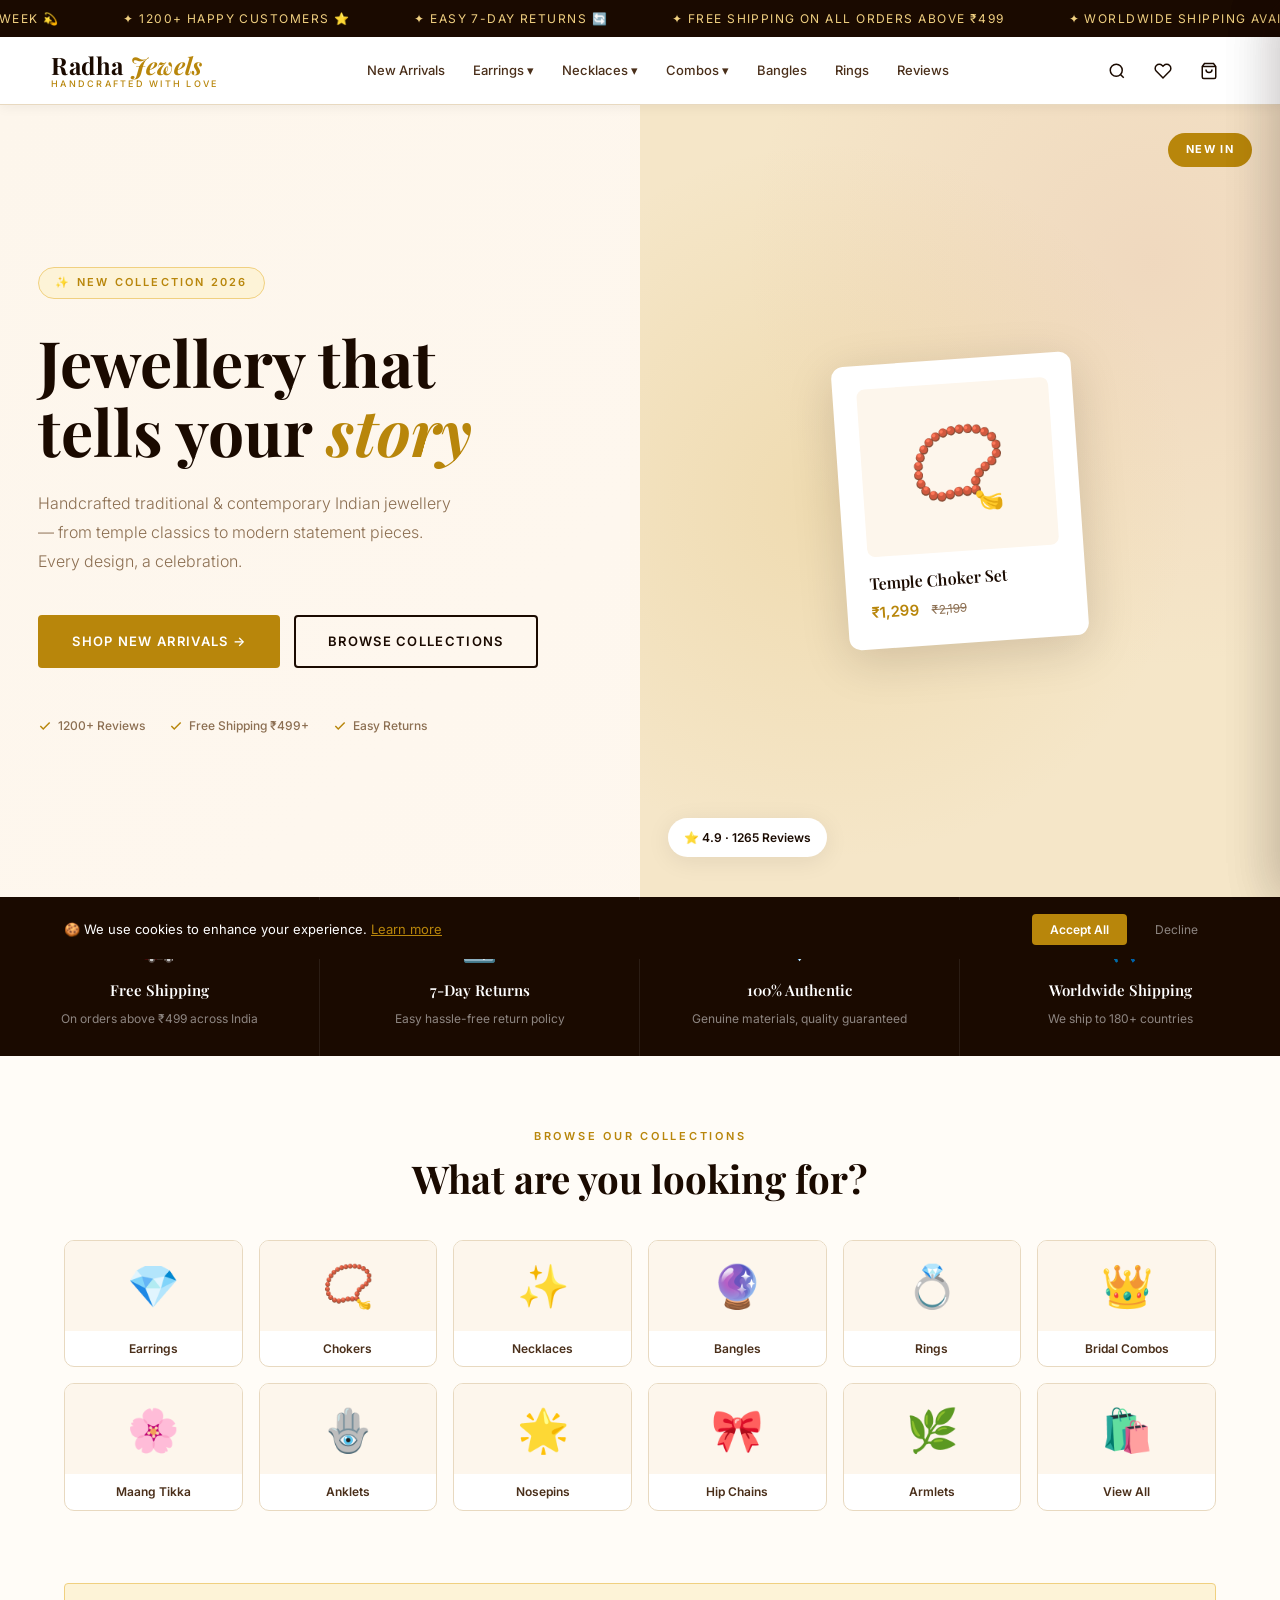
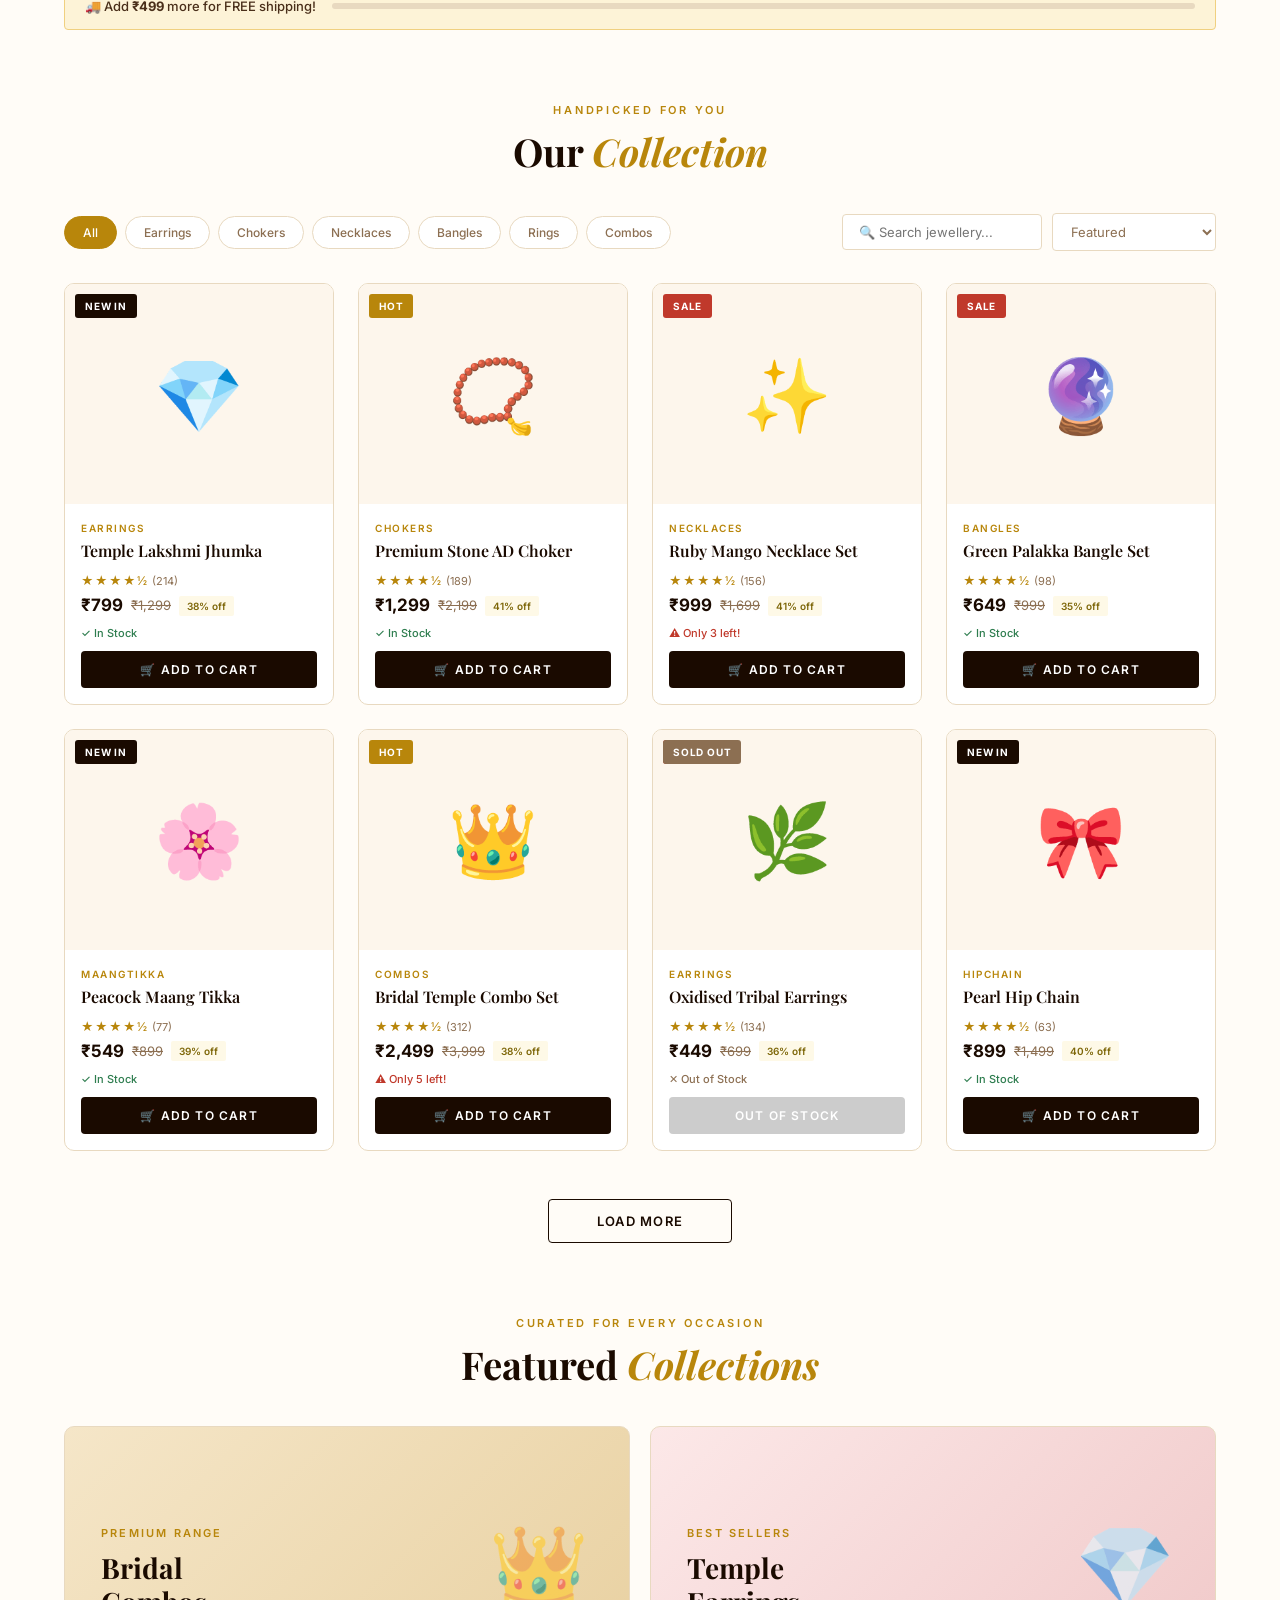
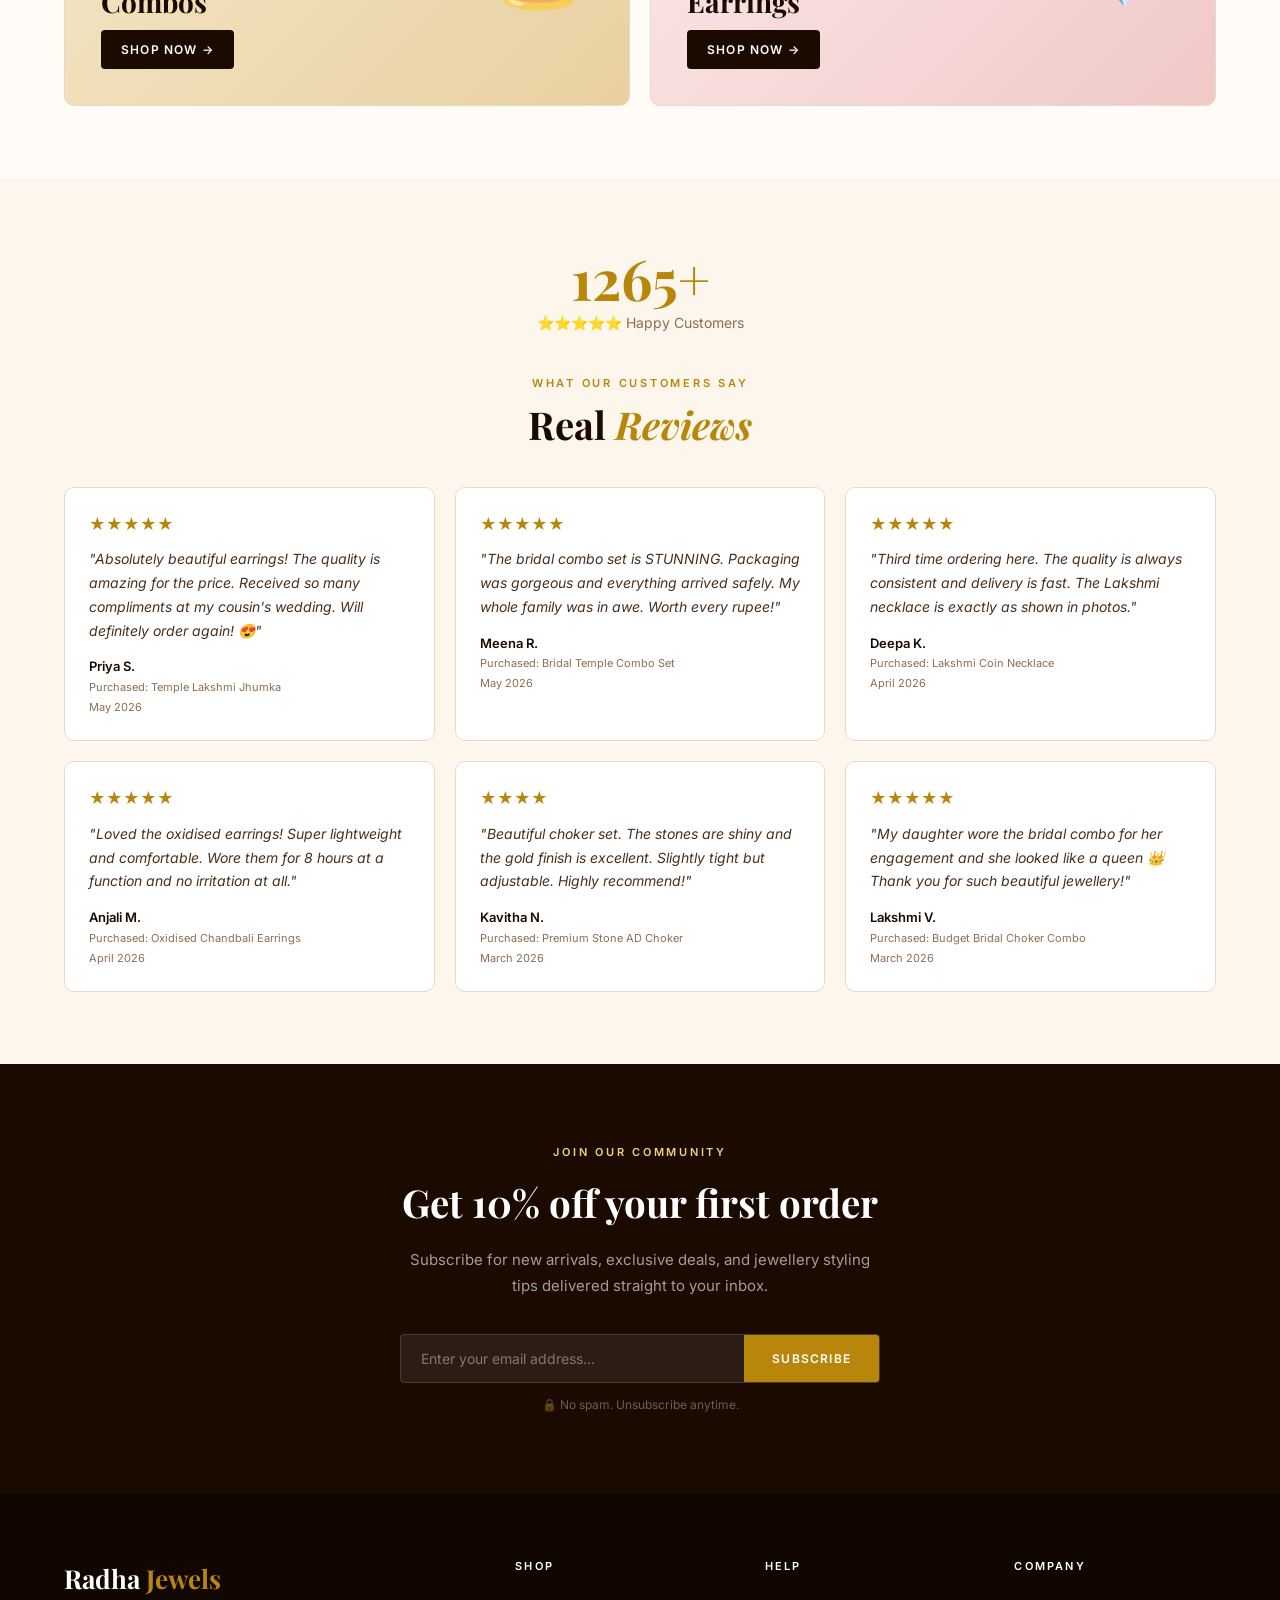
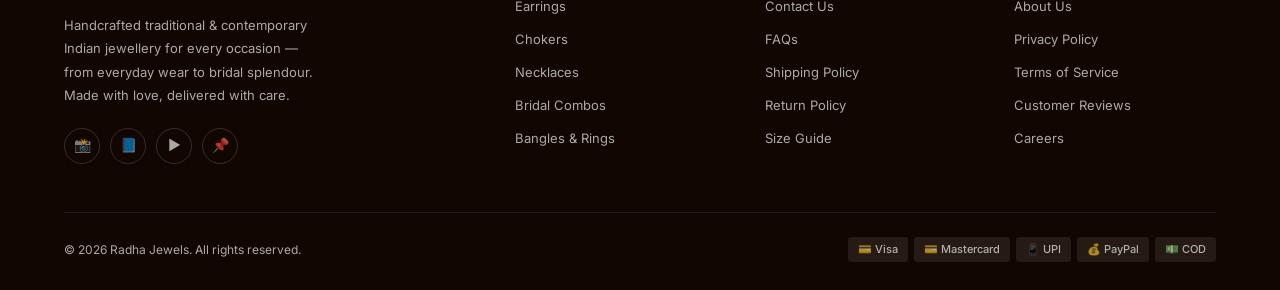
<file: index.html>
<!DOCTYPE html>
<html lang="en">
<head>
<meta charset="UTF-8"/>
<meta name="viewport" content="width=device-width, initial-scale=1.0"/>
<title>Radha Jewels — Traditional & Contemporary Indian Jewellery</title>
<meta name="description" content="Radha Jewels — Shop premium traditional and contemporary Indian jewellery. Temple earrings, chokers, necklaces, bangles, bridal combos and more. Free shipping above ₹499."/>
<meta name="keywords" content="indian jewellery, temple jewellery, chokers, necklaces, bangles, jhumka, bridal jewellery, traditional jewellery"/>
<meta property="og:title" content="Radha Jewels — Traditional Indian Jewellery"/>
<meta property="og:description" content="Premium traditional & contemporary jewellery for every occasion."/>
<meta name="theme-color" content="#1a0a00"/>
<link href="https://fonts.googleapis.com/css2?family=Playfair+Display:ital,wght@0,400;0,600;0,700;1,400;1,600&family=Inter:wght@300;400;500;600&display=swap" rel="stylesheet"/>
<style>
/* ═══════════════════════════════════════════════
   DESIGN TOKENS
═══════════════════════════════════════════════ */
:root{
  --bg:#fffcf7;
  --bg2:#fdf6ec;
  --ink:#1a0a00;
  --ink2:#4a2f1a;
  --gold:#b8860b;
  --gold2:#d4a843;
  --gold3:#f0d080;
  --gold-light:#fdf3d7;
  --rose:#c9777a;
  --cream:#f5e6c8;
  --white:#ffffff;
  --border:#e8d9c0;
  --muted:#8c6f52;
  --danger:#c0392b;
  --success:#2e7d4f;
  --shadow:0 4px 24px rgba(26,10,0,.08);
  --shadow-lg:0 12px 48px rgba(26,10,0,.15);
  --r:4px;
  --nav-h:68px;
  --t:.3s cubic-bezier(.4,0,.2,1);
  --ff-display:'Playfair Display',serif;
  --ff-body:'Inter',sans-serif;
}
*,*::before,*::after{box-sizing:border-box;margin:0;padding:0}
html{scroll-behavior:smooth}
body{font-family:var(--ff-body);background:var(--bg);color:var(--ink);line-height:1.6;font-size:15px}
a{text-decoration:none;color:inherit}
button{cursor:pointer;border:none;background:none;font-family:inherit}
ul{list-style:none}
img{display:block;width:100%;object-fit:cover}
input,select,textarea{font-family:inherit}

/* ═══════════════════════════════════════════════
   SCROLLBAR
═══════════════════════════════════════════════ */
::-webkit-scrollbar{width:6px}
::-webkit-scrollbar-track{background:var(--bg2)}
::-webkit-scrollbar-thumb{background:var(--gold2);border-radius:3px}

/* ═══════════════════════════════════════════════
   ANNOUNCEMENT BAR
═══════════════════════════════════════════════ */
.ann-bar{
  background:var(--ink);color:var(--gold3);
  font-size:12px;letter-spacing:.12em;text-transform:uppercase;
  padding:9px 16px;text-align:center;
  display:flex;align-items:center;justify-content:center;gap:32px;
  overflow:hidden;position:relative;
}
.ann-bar span{white-space:nowrap}
.ann-marquee{display:flex;gap:64px;animation:marquee 28s linear infinite}
@keyframes marquee{from{transform:translateX(0)}to{transform:translateX(-50%)}}

/* ═══════════════════════════════════════════════
   NAVIGATION
═══════════════════════════════════════════════ */
nav{
  position:sticky;top:0;z-index:200;
  background:var(--white);border-bottom:1px solid var(--border);
  height:var(--nav-h);display:flex;align-items:center;
  padding:0 4%;gap:24px;box-shadow:0 2px 12px rgba(26,10,0,.06);
}
.nav-logo{
  font-family:var(--ff-display);font-size:24px;font-weight:700;
  color:var(--ink);flex-shrink:0;letter-spacing:.02em;
  display:flex;flex-direction:column;line-height:1;
}
.nav-logo span{font-size:9px;letter-spacing:.25em;text-transform:uppercase;color:var(--gold);font-family:var(--ff-body);font-weight:500;margin-top:2px}
.nav-links{display:flex;gap:4px;align-items:center;flex:1;justify-content:center;flex-wrap:wrap}
.nav-links>li{position:relative}
.nav-links>li>a{
  font-size:13px;font-weight:500;color:var(--ink2);
  padding:8px 12px;border-radius:var(--r);
  transition:all var(--t);white-space:nowrap;display:block;
}
.nav-links>li>a:hover{color:var(--gold);background:var(--gold-light)}
/* Dropdown */
.dropdown{
  position:absolute;top:calc(100% + 8px);left:0;
  background:var(--white);border:1px solid var(--border);
  border-radius:var(--r);box-shadow:var(--shadow-lg);
  min-width:200px;padding:8px 0;z-index:300;
  opacity:0;visibility:hidden;transform:translateY(-8px);
  transition:all var(--t);
}
.nav-links>li:hover .dropdown{opacity:1;visibility:visible;transform:translateY(0)}
.dropdown a{display:block;padding:10px 20px;font-size:13px;color:var(--ink2);transition:all var(--t)}
.dropdown a:hover{color:var(--gold);background:var(--gold-light);padding-left:24px}
.dropdown-label{font-size:10px;letter-spacing:.15em;text-transform:uppercase;color:var(--muted);padding:8px 20px 4px;font-weight:600}

.nav-right{display:flex;gap:6px;align-items:center;flex-shrink:0}
.nav-icon-btn{
  width:40px;height:40px;border-radius:50%;
  display:flex;align-items:center;justify-content:center;
  color:var(--ink);transition:all var(--t);position:relative;
}
.nav-icon-btn:hover{background:var(--gold-light);color:var(--gold)}
.badge{
  position:absolute;top:4px;right:4px;
  background:var(--gold);color:var(--ink);
  font-size:9px;font-weight:700;
  width:16px;height:16px;border-radius:50%;
  display:flex;align-items:center;justify-content:center;
  transform:scale(0);transition:transform .2s;
}
.badge.show{transform:scale(1)}
.hamburger{display:none;flex-direction:column;gap:5px;width:40px;height:40px;align-items:center;justify-content:center}
.hamburger span{display:block;width:22px;height:2px;background:var(--ink);border-radius:2px;transition:all var(--t)}
.hamburger.open span:nth-child(1){transform:translateY(7px) rotate(45deg)}
.hamburger.open span:nth-child(2){opacity:0}
.hamburger.open span:nth-child(3){transform:translateY(-7px) rotate(-45deg)}

/* Mobile menu */
.mob-menu{
  position:fixed;top:var(--nav-h);left:0;right:0;bottom:0;
  background:var(--white);z-index:190;overflow-y:auto;
  padding:24px 6%;transform:translateX(100%);transition:transform var(--t);
}
.mob-menu.open{transform:translateX(0)}
.mob-menu a{display:block;font-size:18px;font-family:var(--ff-display);font-weight:600;padding:14px 0;border-bottom:1px solid var(--border);color:var(--ink);transition:color var(--t)}
.mob-menu a:hover{color:var(--gold)}

/* ═══════════════════════════════════════════════
   HERO
═══════════════════════════════════════════════ */
.hero{
  min-height:calc(100vh - var(--nav-h) - 40px);
  display:grid;grid-template-columns:1fr 1fr;
  background:linear-gradient(135deg,#fdf6ec 0%,#fff8f0 100%);
  overflow:hidden;
}
.hero-left{
  display:flex;flex-direction:column;justify-content:center;
  padding:80px 5% 80px 6%;animation:fadeUp .9s .1s both;
}
.hero-tag{
  display:inline-flex;align-items:center;gap:8px;
  background:var(--gold-light);color:var(--gold);
  font-size:11px;font-weight:600;letter-spacing:.2em;text-transform:uppercase;
  padding:6px 16px;border-radius:40px;margin-bottom:28px;width:fit-content;
  border:1px solid var(--gold3);
}
.hero-title{
  font-family:var(--ff-display);font-size:clamp(42px,5vw,72px);
  font-weight:700;line-height:1.08;color:var(--ink);margin-bottom:24px;
}
.hero-title em{font-style:italic;color:var(--gold)}
.hero-sub{font-size:16px;color:var(--muted);max-width:420px;line-height:1.8;margin-bottom:40px;font-weight:300}
.hero-btns{display:flex;gap:14px;flex-wrap:wrap;margin-bottom:48px}
.btn-gold{
  background:var(--gold);color:var(--white);
  padding:14px 32px;font-size:13px;letter-spacing:.1em;text-transform:uppercase;font-weight:600;
  border-radius:var(--r);transition:all var(--t);display:inline-flex;align-items:center;gap:10px;border:2px solid var(--gold);
}
.btn-gold:hover{background:var(--ink);border-color:var(--ink);transform:translateY(-2px);box-shadow:var(--shadow)}
.btn-ghost{
  background:transparent;color:var(--ink);
  padding:14px 32px;font-size:13px;letter-spacing:.1em;text-transform:uppercase;font-weight:600;
  border:2px solid var(--ink);border-radius:var(--r);transition:all var(--t);display:inline-flex;align-items:center;gap:10px;
}
.btn-ghost:hover{background:var(--ink);color:var(--white);transform:translateY(-2px)}
.hero-trust{display:flex;gap:24px;flex-wrap:wrap}
.trust-chip{display:flex;align-items:center;gap:6px;font-size:12px;color:var(--muted);font-weight:500}
.trust-chip svg{color:var(--gold)}

.hero-right{position:relative;overflow:hidden;background:var(--cream);animation:fadeIn 1s .3s both}
.hero-bg-pattern{
  position:absolute;inset:0;
  background:radial-gradient(circle at 30% 50%,rgba(212,168,67,.18) 0%,transparent 60%),
             radial-gradient(circle at 80% 20%,rgba(201,119,122,.12) 0%,transparent 50%);
}
.hero-product-float{
  position:absolute;inset:0;display:flex;align-items:center;justify-content:center;
}
.float-card{
  background:var(--white);border-radius:12px;padding:24px;
  box-shadow:var(--shadow-lg);width:240px;
  animation:float 4s ease-in-out infinite;
  transform:rotate(-4deg);transition:transform var(--t);
}
.float-card:hover{transform:rotate(0deg) scale(1.04)}
.float-emoji{font-size:80px;text-align:center;padding:20px;background:var(--bg2);border-radius:8px;margin-bottom:14px}
.float-name{font-family:var(--ff-display);font-size:16px;font-weight:600;margin-bottom:4px}
.float-price{color:var(--gold);font-weight:600;font-size:15px}
.float-old{font-size:12px;color:var(--muted);text-decoration:line-through;margin-left:6px}
.hero-badge-new{position:absolute;top:28px;right:28px;background:var(--gold);color:var(--white);font-size:11px;font-weight:700;letter-spacing:.12em;text-transform:uppercase;padding:8px 18px;border-radius:40px}
.hero-rating-float{position:absolute;bottom:40px;left:28px;background:var(--white);padding:10px 16px;border-radius:40px;box-shadow:var(--shadow);font-size:12px;font-weight:600;display:flex;align-items:center;gap:6px;animation:fadeUp 1s .8s both}

/* ═══════════════════════════════════════════════
   TRUST STRIP
═══════════════════════════════════════════════ */
.trust-strip{
  background:var(--ink);display:grid;grid-template-columns:repeat(4,1fr);
}
.ts-item{
  display:flex;flex-direction:column;align-items:center;text-align:center;
  padding:28px 16px;gap:8px;border-right:1px solid rgba(255,255,255,.08);
}
.ts-item:last-child{border-right:none}
.ts-icon{font-size:28px}
.ts-title{font-family:var(--ff-display);font-size:15px;font-weight:600;color:var(--white)}
.ts-desc{font-size:12px;color:rgba(255,255,255,.5);line-height:1.5}

/* ═══════════════════════════════════════════════
   SECTION UTILITIES
═══════════════════════════════════════════════ */
.section-head{text-align:center;margin-bottom:40px}
.section-eyebrow{font-size:11px;letter-spacing:.25em;text-transform:uppercase;color:var(--gold);font-weight:600;margin-bottom:10px}
.section-title{font-family:var(--ff-display);font-size:clamp(28px,3vw,42px);font-weight:700;color:var(--ink);line-height:1.15}
.section-title em{font-style:italic;color:var(--gold)}
.section-desc{font-size:15px;color:var(--muted);max-width:520px;margin:12px auto 0;line-height:1.7}

/* ═══════════════════════════════════════════════
   CATEGORY GRID
═══════════════════════════════════════════════ */
.cat-section{padding:72px 5%}
.cat-grid{
  display:grid;grid-template-columns:repeat(6,1fr);gap:16px;
}
.cat-card{
  background:var(--white);border-radius:10px;overflow:hidden;
  border:1px solid var(--border);cursor:pointer;
  transition:all var(--t);text-align:center;
}
.cat-card:hover{transform:translateY(-6px);box-shadow:var(--shadow-lg);border-color:var(--gold2)}
.cat-card:hover .cat-emoji-box{background:var(--gold-light)}
.cat-emoji-box{
  height:90px;display:flex;align-items:center;justify-content:center;
  font-size:42px;background:var(--bg2);transition:background var(--t);
}
.cat-label{font-size:12px;font-weight:600;color:var(--ink2);padding:10px 8px;line-height:1.3}

/* ═══════════════════════════════════════════════
   SHIPPING BAR
═══════════════════════════════════════════════ */
.ship-bar{background:var(--gold-light);border:1px solid var(--gold3);border-radius:var(--r);padding:12px 20px;margin:0 5% 0;display:flex;align-items:center;gap:16px}
.ship-bar-text{font-size:13px;color:var(--ink2);flex-shrink:0;font-weight:500}
.ship-progress{flex:1;height:6px;background:var(--border);border-radius:3px;overflow:hidden}
.ship-fill{height:100%;background:var(--gold);border-radius:3px;transition:width .5s ease}

/* ═══════════════════════════════════════════════
   PRODUCTS SECTION
═══════════════════════════════════════════════ */
.products-section{padding:72px 5%}
.prod-controls{display:flex;align-items:center;justify-content:space-between;margin-bottom:32px;flex-wrap:wrap;gap:16px}
.filter-row{display:flex;gap:8px;flex-wrap:wrap}
.filter-btn{
  padding:8px 18px;border-radius:40px;border:1.5px solid var(--border);
  font-size:12px;font-weight:500;cursor:pointer;transition:all var(--t);
  color:var(--muted);background:var(--white);
}
.filter-btn:hover,.filter-btn.active{background:var(--gold);border-color:var(--gold);color:var(--white)}
.search-sort{display:flex;gap:10px;align-items:center}
.search-box{
  padding:9px 16px;border:1.5px solid var(--border);border-radius:var(--r);
  font-size:13px;width:200px;background:var(--white);transition:border-color var(--t);
}
.search-box:focus{outline:none;border-color:var(--gold)}
.sort-sel{
  padding:9px 14px;border:1.5px solid var(--border);border-radius:var(--r);
  font-size:13px;background:var(--white);color:var(--muted);cursor:pointer;
}
.sort-sel:focus{outline:none;border-color:var(--gold)}

/* Product grid */
.prod-grid{display:grid;grid-template-columns:repeat(auto-fill,minmax(240px,1fr));gap:24px}

/* Skeleton */
.skel{background:var(--white);border-radius:10px;overflow:hidden;border:1px solid var(--border)}
.skel-img{height:220px;background:linear-gradient(90deg,#f5e6c8 25%,#ede0cc 50%,#f5e6c8 75%);background-size:200% 100%;animation:shimmer 1.5s infinite}
.skel-body{padding:16px}
.skel-line{height:11px;border-radius:2px;margin-bottom:9px;background:linear-gradient(90deg,#f5e6c8 25%,#ede0cc 50%,#f5e6c8 75%);background-size:200% 100%;animation:shimmer 1.5s infinite}
.skel-line.s{width:55%}.skel-line.m{width:75%}.skel-line.l{width:90%}
@keyframes shimmer{0%{background-position:-200% 0}100%{background-position:200% 0}}

/* Product card */
.prod-card{
  background:var(--white);border-radius:10px;overflow:hidden;
  border:1px solid var(--border);transition:all var(--t);
  animation:fadeUp .6s both;position:relative;
}
.prod-card:hover{transform:translateY(-8px);box-shadow:var(--shadow-lg);border-color:var(--gold2)}
.prod-img-wrap{
  height:220px;background:var(--bg2);
  display:flex;align-items:center;justify-content:center;
  font-size:72px;position:relative;overflow:hidden;cursor:pointer;
  transition:background var(--t);
}
.prod-card:hover .prod-img-wrap{background:var(--cream)}
.prod-badge{
  position:absolute;top:10px;left:10px;
  font-size:10px;font-weight:700;letter-spacing:.08em;text-transform:uppercase;
  padding:4px 10px;border-radius:3px;
}
.badge-new{background:var(--ink);color:var(--white)}
.badge-sale{background:var(--danger);color:var(--white)}
.badge-hot{background:var(--gold);color:var(--white)}
.badge-out{background:var(--muted);color:var(--white)}
.prod-hover-actions{
  position:absolute;inset:0;background:rgba(26,10,0,.5);
  display:flex;align-items:center;justify-content:center;gap:10px;
  opacity:0;transition:opacity var(--t);
}
.prod-card:hover .prod-hover-actions{opacity:1}
.ha-btn{
  background:var(--white);color:var(--ink);
  padding:9px 16px;font-size:11px;font-weight:600;letter-spacing:.06em;text-transform:uppercase;
  border-radius:3px;transition:all var(--t);
}
.ha-btn:hover{background:var(--gold);color:var(--white)}
.ha-wish{
  width:36px;height:36px;border-radius:50%;
  background:var(--white);display:flex;align-items:center;justify-content:center;
  font-size:16px;transition:all var(--t);
}
.ha-wish:hover,.ha-wish.active{background:#ffe0e0}

.prod-body{padding:16px}
.prod-cat{font-size:10px;letter-spacing:.15em;text-transform:uppercase;color:var(--gold);font-weight:600;margin-bottom:5px}
.prod-name{font-family:var(--ff-display);font-size:16px;font-weight:600;margin-bottom:6px;cursor:pointer;transition:color var(--t);line-height:1.3}
.prod-name:hover{color:var(--gold)}
.prod-stars{color:var(--gold);font-size:12px;letter-spacing:1px;margin-bottom:8px}
.prod-review{font-size:11px;color:var(--muted);margin-left:4px}
.prod-price-row{display:flex;align-items:center;gap:8px;margin-bottom:6px}
.prod-price{font-size:17px;font-weight:700;color:var(--ink)}
.prod-old{font-size:13px;color:var(--muted);text-decoration:line-through}
.prod-save{font-size:10px;background:#fef9e7;color:#7d6608;padding:2px 8px;border-radius:2px;font-weight:600}
.prod-stock-low{font-size:11px;color:var(--danger);font-weight:500;margin-bottom:8px}
.prod-stock-ok{font-size:11px;color:var(--success);font-weight:500;margin-bottom:8px}
.prod-stock-out{font-size:11px;color:var(--muted);font-weight:500;margin-bottom:8px}
.btn-add{
  width:100%;background:var(--ink);color:var(--white);
  padding:11px;font-size:12px;letter-spacing:.1em;text-transform:uppercase;font-weight:600;
  border-radius:var(--r);transition:all var(--t);display:flex;align-items:center;justify-content:center;gap:8px;
}
.btn-add:hover{background:var(--gold)}
.btn-add.added{background:var(--success)}
.btn-add:disabled{background:#ccc;cursor:not-allowed}

.load-more-wrap{text-align:center;margin-top:48px}
.btn-loadmore{
  padding:13px 48px;border:1.5px solid var(--ink);border-radius:var(--r);
  font-size:13px;font-weight:600;letter-spacing:.1em;text-transform:uppercase;
  transition:all var(--t);color:var(--ink);
}
.btn-loadmore:hover{background:var(--ink);color:var(--white)}

/* ═══════════════════════════════════════════════
   FEATURED COLLECTIONS BANNER
═══════════════════════════════════════════════ */
.collections-banner{padding:0 5% 72px}
.col-grid{display:grid;grid-template-columns:1fr 1fr;gap:20px}
.col-card{
  border-radius:10px;overflow:hidden;position:relative;
  height:280px;cursor:pointer;
  background:var(--cream);display:flex;align-items:center;justify-content:center;
  transition:all var(--t);border:1px solid var(--border);
}
.col-card:hover{box-shadow:var(--shadow-lg);transform:scale(1.01)}
.col-card-emoji{font-size:80px;position:absolute;right:40px;top:50%;transform:translateY(-50%);opacity:.6}
.col-card-content{position:absolute;left:36px;bottom:36px}
.col-card-label{font-size:11px;letter-spacing:.2em;text-transform:uppercase;color:var(--gold);font-weight:600;margin-bottom:8px}
.col-card-title{font-family:var(--ff-display);font-size:28px;font-weight:700;color:var(--ink);margin-bottom:12px;line-height:1.2}
.col-card-cta{
  display:inline-flex;align-items:center;gap:8px;
  background:var(--ink);color:var(--white);
  font-size:12px;font-weight:600;letter-spacing:.1em;text-transform:uppercase;
  padding:10px 20px;border-radius:var(--r);transition:all var(--t);
}
.col-card-cta:hover{background:var(--gold)}

/* ═══════════════════════════════════════════════
   REVIEWS
═══════════════════════════════════════════════ */
.reviews-section{padding:72px 5%;background:var(--bg2)}
.review-grid{display:grid;grid-template-columns:repeat(auto-fill,minmax(280px,1fr));gap:20px}
.review-card{
  background:var(--white);border-radius:10px;padding:24px;
  border:1px solid var(--border);animation:fadeUp .6s both;
}
.review-stars{color:var(--gold);font-size:16px;margin-bottom:10px}
.review-text{font-size:14px;color:var(--ink2);line-height:1.7;margin-bottom:14px;font-style:italic}
.review-author{font-size:13px;font-weight:600;color:var(--ink)}
.review-product{font-size:11px;color:var(--muted);margin-top:2px}
.review-date{font-size:11px;color:var(--muted);margin-top:2px}
.review-count{text-align:center;margin-bottom:40px}
.review-count-num{font-family:var(--ff-display);font-size:56px;font-weight:700;color:var(--gold);line-height:1}
.review-count-label{font-size:14px;color:var(--muted);margin-top:6px}

/* ═══════════════════════════════════════════════
   NEWSLETTER
═══════════════════════════════════════════════ */
.newsletter{padding:80px 5%;background:var(--ink);text-align:center}
.nl-title{font-family:var(--ff-display);font-size:clamp(28px,3vw,42px);font-weight:700;color:var(--white);margin-bottom:14px}
.nl-desc{font-size:15px;color:rgba(255,255,255,.6);max-width:480px;margin:0 auto 36px;line-height:1.7}
.nl-form{display:flex;max-width:480px;margin:0 auto 12px;border:1.5px solid rgba(255,255,255,.2);border-radius:var(--r);overflow:hidden}
.nl-input{flex:1;padding:15px 20px;background:rgba(255,255,255,.08);border:none;color:var(--white);font-size:14px;outline:none}
.nl-input::placeholder{color:rgba(255,255,255,.4)}
.nl-btn{background:var(--gold);color:var(--white);padding:15px 28px;font-size:12px;font-weight:600;letter-spacing:.1em;text-transform:uppercase;white-space:nowrap;transition:background var(--t)}
.nl-btn:hover{background:var(--gold2)}
.nl-note{font-size:12px;color:rgba(255,255,255,.35)}

/* ═══════════════════════════════════════════════
   FOOTER
═══════════════════════════════════════════════ */
footer{background:#120700;color:rgba(255,255,255,.65);padding:64px 5% 28px}
.footer-grid{display:grid;grid-template-columns:2fr 1fr 1fr 1fr;gap:48px;margin-bottom:48px}
.footer-brand-logo{font-family:var(--ff-display);font-size:26px;font-weight:700;color:var(--white);margin-bottom:14px}
.footer-brand-logo span{color:var(--gold)}
.footer-brand p{font-size:13px;line-height:1.8;max-width:260px}
.footer-social{display:flex;gap:10px;margin-top:20px}
.soc-btn{width:36px;height:36px;border-radius:50%;border:1px solid rgba(255,255,255,.15);display:flex;align-items:center;justify-content:center;font-size:14px;transition:all var(--t)}
.soc-btn:hover{background:var(--gold);border-color:var(--gold);color:var(--ink)}
.footer-col h4{font-size:11px;letter-spacing:.2em;text-transform:uppercase;color:var(--white);font-weight:600;margin-bottom:18px}
.footer-col ul{display:flex;flex-direction:column;gap:9px}
.footer-col ul a{font-size:13px;transition:color var(--t)}
.footer-col ul a:hover{color:var(--gold)}
.footer-bottom{border-top:1px solid rgba(255,255,255,.08);padding-top:24px;display:flex;align-items:center;justify-content:space-between;font-size:12px;flex-wrap:wrap;gap:12px}
.footer-payments{display:flex;gap:6px;align-items:center}
.pay-chip{background:rgba(255,255,255,.08);padding:4px 10px;border-radius:3px;font-size:11px;font-weight:500}

/* ═══════════════════════════════════════════════
   CART SIDEBAR
═══════════════════════════════════════════════ */
.overlay{position:fixed;inset:0;background:rgba(26,10,0,.5);z-index:400;opacity:0;visibility:hidden;transition:all var(--t);backdrop-filter:blur(3px)}
.overlay.show{opacity:1;visibility:visible}
.cart-sidebar{
  position:fixed;top:0;right:0;bottom:0;width:min(400px,100vw);
  background:var(--white);z-index:500;display:flex;flex-direction:column;
  transform:translateX(100%);transition:transform var(--t);
  box-shadow:-8px 0 48px rgba(26,10,0,.12);
}
.cart-sidebar.open{transform:translateX(0)}
.cart-hd{display:flex;align-items:center;justify-content:space-between;padding:22px 24px;border-bottom:1px solid var(--border)}
.cart-hd-title{font-family:var(--ff-display);font-size:20px;font-weight:600}
.cart-x{width:34px;height:34px;border-radius:50%;display:flex;align-items:center;justify-content:center;font-size:17px;transition:all var(--t);color:var(--muted)}
.cart-x:hover{background:var(--bg2);color:var(--ink)}
.cart-body{flex:1;overflow-y:auto;padding:16px 24px}
.cart-empty-state{text-align:center;padding:60px 20px;color:var(--muted)}
.cart-empty-state .ce-icon{font-size:52px;margin-bottom:14px}
.cart-empty-state p{font-family:var(--ff-display);font-size:18px;margin-bottom:6px;color:var(--ink)}
.cart-item{display:flex;gap:12px;padding:14px 0;border-bottom:1px solid var(--border);animation:fadeUp .3s both}
.ci-img{width:64px;height:64px;background:var(--bg2);border-radius:6px;display:flex;align-items:center;justify-content:center;font-size:26px;flex-shrink:0}
.ci-info{flex:1}
.ci-name{font-family:var(--ff-display);font-size:14px;font-weight:600;margin-bottom:2px}
.ci-price{color:var(--gold);font-weight:600;font-size:13px;margin-bottom:8px}
.qty-row{display:flex;align-items:center;gap:8px}
.qty-b{width:26px;height:26px;border-radius:50%;border:1.5px solid var(--border);display:flex;align-items:center;justify-content:center;font-size:14px;font-weight:600;transition:all var(--t)}
.qty-b:hover{border-color:var(--gold);background:var(--gold);color:var(--white)}
.qty-v{font-weight:600;font-size:14px;min-width:20px;text-align:center}
.ci-remove{font-size:15px;color:var(--muted);transition:color var(--t);align-self:flex-start;padding:4px}
.ci-remove:hover{color:var(--danger)}
.cart-ft{padding:16px 24px;border-top:1px solid var(--border)}
.coupon-row{display:flex;gap:8px;margin-bottom:14px}
.coupon-input{flex:1;padding:9px 13px;border:1.5px solid var(--border);border-radius:var(--r);font-size:13px;transition:border-color var(--t)}
.coupon-input:focus{outline:none;border-color:var(--gold)}
.coupon-btn{background:var(--bg2);color:var(--ink);padding:9px 14px;font-size:12px;font-weight:600;letter-spacing:.06em;text-transform:uppercase;border-radius:var(--r);border:1.5px solid var(--border);transition:all var(--t)}
.coupon-btn:hover{background:var(--ink);color:var(--white);border-color:var(--ink)}
.cart-row{display:flex;justify-content:space-between;font-size:13px;color:var(--muted);margin-bottom:7px}
.cart-total-row{display:flex;justify-content:space-between;font-family:var(--ff-display);font-size:19px;font-weight:700;padding-top:10px;border-top:1px solid var(--border);margin:8px 0 18px}
.btn-checkout{
  width:100%;background:var(--gold);color:var(--white);
  padding:15px;font-size:13px;letter-spacing:.12em;text-transform:uppercase;font-weight:700;
  border-radius:var(--r);transition:all var(--t);display:block;text-align:center;margin-bottom:8px;
}
.btn-checkout:hover{background:var(--ink);transform:translateY(-2px);box-shadow:var(--shadow)}
.btn-continue-shop{width:100%;text-align:center;font-size:12px;letter-spacing:.08em;text-transform:uppercase;color:var(--muted);padding:9px;transition:color var(--t);display:block}
.btn-continue-shop:hover{color:var(--ink)}

/* Wishlist sidebar */
.wish-sidebar{
  position:fixed;top:0;right:0;bottom:0;width:min(400px,100vw);
  background:var(--white);z-index:500;display:flex;flex-direction:column;
  transform:translateX(100%);transition:transform var(--t);
  box-shadow:-8px 0 48px rgba(26,10,0,.12);
}
.wish-sidebar.open{transform:translateX(0)}

/* ═══════════════════════════════════════════════
   PRODUCT MODAL
═══════════════════════════════════════════════ */
.modal-bg{position:fixed;inset:0;background:rgba(26,10,0,.65);z-index:600;display:flex;align-items:center;justify-content:center;padding:20px;opacity:0;visibility:hidden;transition:all var(--t);backdrop-filter:blur(4px)}
.modal-bg.open{opacity:1;visibility:visible}
.modal-box{
  background:var(--white);border-radius:12px;max-width:820px;width:100%;
  max-height:90vh;overflow-y:auto;position:relative;
  animation:fadeUp .4s both;box-shadow:var(--shadow-lg);
}
.modal-x{position:absolute;top:14px;right:14px;z-index:10;width:34px;height:34px;border-radius:50%;background:var(--bg2);display:flex;align-items:center;justify-content:center;font-size:15px;transition:all var(--t);color:var(--muted)}
.modal-x:hover{background:var(--ink);color:var(--white)}
.modal-inner{display:grid;grid-template-columns:1fr 1fr}
.modal-img-panel{height:420px;background:var(--bg2);display:flex;align-items:center;justify-content:center;font-size:110px}
.modal-info-panel{padding:36px 32px}
.mi-cat{font-size:10px;letter-spacing:.2em;text-transform:uppercase;color:var(--gold);font-weight:600;margin-bottom:6px}
.mi-name{font-family:var(--ff-display);font-size:26px;font-weight:700;margin-bottom:10px;line-height:1.2}
.mi-stars{display:flex;align-items:center;gap:8px;margin-bottom:14px}
.mi-price-row{display:flex;align-items:baseline;gap:10px;margin-bottom:6px}
.mi-price{font-size:24px;font-weight:700;color:var(--ink)}
.mi-old{font-size:15px;color:var(--muted);text-decoration:line-through}
.mi-desc{font-size:13px;color:var(--muted);line-height:1.8;margin-bottom:20px}
.mi-label{font-size:11px;font-weight:600;letter-spacing:.1em;text-transform:uppercase;margin-bottom:8px;color:var(--ink2)}
.mi-sizes{display:flex;gap:8px;flex-wrap:wrap;margin-bottom:18px}
.mi-size-btn{padding:8px 16px;border-radius:3px;border:1.5px solid var(--border);font-size:12px;font-weight:500;transition:all var(--t)}
.mi-size-btn:hover,.mi-size-btn.active{background:var(--ink);color:var(--white);border-color:var(--ink)}
.mi-qty-row{display:flex;align-items:center;gap:12px;margin-bottom:18px}
.btn-add-modal{
  width:100%;background:var(--ink);color:var(--white);
  padding:14px;font-size:12px;letter-spacing:.1em;text-transform:uppercase;font-weight:600;
  border-radius:var(--r);transition:all var(--t);display:flex;align-items:center;justify-content:center;gap:8px;margin-bottom:10px;
}
.btn-add-modal:hover{background:var(--gold)}
.btn-wish-modal{
  width:100%;background:transparent;color:var(--ink);
  padding:12px;font-size:12px;letter-spacing:.1em;text-transform:uppercase;font-weight:600;
  border-radius:var(--r);border:1.5px solid var(--border);transition:all var(--t);
}
.btn-wish-modal:hover{background:var(--bg2)}
.mi-features{margin-top:18px;padding-top:18px;border-top:1px solid var(--border)}
.mi-features p{font-size:12px;color:var(--muted);display:flex;align-items:center;gap:6px;margin-bottom:6px}

/* ═══════════════════════════════════════════════
   SEARCH OVERLAY
═══════════════════════════════════════════════ */
.search-overlay{
  position:fixed;inset:0;background:rgba(253,246,236,.97);z-index:600;
  display:flex;flex-direction:column;align-items:center;padding:80px 5% 40px;
  opacity:0;visibility:hidden;transition:all var(--t);
}
.search-overlay.open{opacity:1;visibility:visible}
.search-x{position:absolute;top:24px;right:32px;font-size:24px;color:var(--muted);transition:color var(--t);width:38px;height:38px;display:flex;align-items:center;justify-content:center;border-radius:50%}
.search-x:hover{color:var(--ink);background:var(--cream)}
.search-bar{width:100%;max-width:600px;border-bottom:2px solid var(--ink);display:flex;align-items:center;gap:14px;padding-bottom:14px;margin-bottom:32px}
.search-bar svg{color:var(--muted);flex-shrink:0}
.search-bar input{flex:1;font-family:var(--ff-display);font-size:26px;font-weight:400;border:none;background:transparent;outline:none;color:var(--ink)}
.search-results-grid{width:100%;max-width:600px;display:grid;grid-template-columns:repeat(auto-fill,minmax(160px,1fr));gap:14px}
.src-card{background:var(--white);border-radius:8px;padding:14px;cursor:pointer;transition:all var(--t);box-shadow:var(--shadow);border:1px solid var(--border)}
.src-card:hover{transform:translateY(-4px);box-shadow:var(--shadow-lg)}
.src-emoji{font-size:36px;text-align:center;padding:10px;background:var(--bg2);border-radius:6px;margin-bottom:10px}
.src-name{font-family:var(--ff-display);font-size:13px;font-weight:600;margin-bottom:3px}
.src-price{font-size:13px;color:var(--gold);font-weight:600}
.src-no-result{grid-column:1/-1;text-align:center;padding:40px;color:var(--muted)}

/* ═══════════════════════════════════════════════
   TOAST
═══════════════════════════════════════════════ */
.toast-wrap{position:fixed;bottom:28px;right:28px;z-index:999;display:flex;flex-direction:column;gap:10px;pointer-events:none}
.toast{
  background:var(--ink);color:var(--white);
  padding:13px 18px;border-radius:6px;font-size:13px;font-weight:500;
  display:flex;align-items:center;gap:10px;max-width:320px;
  box-shadow:var(--shadow-lg);animation:slideInRight .4s ease;pointer-events:auto;
}
.toast.success{border-left:4px solid var(--success)}
.toast.error{border-left:4px solid var(--danger)}
.toast.info{border-left:4px solid var(--gold)}
.toast.warning{border-left:4px solid #f39c12}

/* ═══════════════════════════════════════════════
   COOKIE BANNER
═══════════════════════════════════════════════ */
.cookie{
  position:fixed;bottom:0;left:0;right:0;z-index:800;
  background:var(--ink);color:var(--white);
  padding:14px 5%;display:flex;align-items:center;justify-content:space-between;gap:20px;flex-wrap:wrap;
  transform:translateY(100%);transition:transform var(--t);
}
.cookie.show{transform:translateY(0)}
.cookie p{font-size:13px}
.cookie a{color:var(--gold);text-decoration:underline}
.cookie-btns{display:flex;gap:10px}
.cookie-accept{background:var(--gold);color:var(--white);padding:8px 18px;border-radius:var(--r);font-size:12px;font-weight:600;transition:background var(--t)}
.cookie-accept:hover{background:var(--gold2)}
.cookie-decline{color:rgba(255,255,255,.5);padding:8px 18px;font-size:12px;transition:color var(--t)}
.cookie-decline:hover{color:var(--white)}

/* ═══════════════════════════════════════════════
   SCROLL TOP
═══════════════════════════════════════════════ */
.scroll-top-btn{
  position:fixed;bottom:28px;right:28px;z-index:700;
  width:44px;height:44px;border-radius:50%;background:var(--gold);color:var(--white);
  font-size:18px;font-weight:700;box-shadow:var(--shadow);
  transition:all var(--t);opacity:0;visibility:hidden;transform:translateY(20px);
}
.scroll-top-btn.show{opacity:1;visibility:visible;transform:translateY(0)}
.scroll-top-btn:hover{background:var(--ink);transform:translateY(-4px)}

/* ═══════════════════════════════════════════════
   ANIMATIONS
═══════════════════════════════════════════════ */
@keyframes fadeUp{from{opacity:0;transform:translateY(28px)}to{opacity:1;transform:translateY(0)}}
@keyframes fadeIn{from{opacity:0}to{opacity:1}}
@keyframes float{0%,100%{transform:rotate(-4deg) translateY(0)}50%{transform:rotate(-4deg) translateY(-12px)}}
@keyframes slideInRight{from{transform:translateX(100%);opacity:0}to{transform:translateX(0);opacity:1}}
@keyframes pop{0%{transform:scale(1)}50%{transform:scale(1.4)}100%{transform:scale(1)}}
.pop-anim{animation:pop .3s ease}

/* ═══════════════════════════════════════════════
   RESPONSIVE
═══════════════════════════════════════════════ */
@media(max-width:1024px){
  .cat-grid{grid-template-columns:repeat(4,1fr)}
  .footer-grid{grid-template-columns:1fr 1fr}
  .trust-strip{grid-template-columns:repeat(2,1fr)}
  .ts-item{border-right:none;border-bottom:1px solid rgba(255,255,255,.08)}
  .modal-inner{grid-template-columns:1fr}
  .modal-img-panel{height:260px}
}
@media(max-width:768px){
  .nav-links{display:none}
  .hamburger{display:flex}
  .hero{grid-template-columns:1fr;min-height:auto}
  .hero-right{display:none}
  .hero-left{padding:60px 6%;text-align:center;align-items:center}
  .hero-sub{text-align:center}
  .cat-grid{grid-template-columns:repeat(3,1fr)}
  .col-grid{grid-template-columns:1fr}
  .prod-controls{flex-direction:column;align-items:flex-start}
  .search-sort{width:100%}
  .search-box{width:100%;flex:1}
  .footer-grid{grid-template-columns:1fr}
  .toast-wrap{right:12px;left:12px;bottom:12px}
  .toast{max-width:100%}
  .scroll-top-btn{bottom:70px;right:14px}
}
@media(max-width:480px){
  .prod-grid{grid-template-columns:1fr 1fr;gap:12px}
  .prod-img-wrap{height:160px;font-size:48px}
  .cat-grid{grid-template-columns:repeat(3,1fr);gap:10px}
  .hero-btns{flex-direction:column;width:100%}
  .btn-gold,.btn-ghost{justify-content:center}
  .nl-form{flex-direction:column;border:none;gap:10px}
  .nl-input{border:1.5px solid rgba(255,255,255,.2);border-radius:var(--r);padding:13px 16px}
  .nl-btn{border-radius:var(--r);padding:13px}
}
</style>
</head>
<body>

<!-- ANNOUNCEMENT BAR -->
<div class="ann-bar">
  <div class="ann-marquee">
    <span>✦ Free shipping on all orders above ₹499</span>
    <span>✦ Worldwide Shipping Available ✈</span>
    <span>✦ New Arrivals Every Week 💫</span>
    <span>✦ 1200+ Happy Customers ⭐</span>
    <span>✦ Easy 7-Day Returns 🔄</span>
    <span>✦ Free shipping on all orders above ₹499</span>
    <span>✦ Worldwide Shipping Available ✈</span>
    <span>✦ New Arrivals Every Week 💫</span>
    <span>✦ 1200+ Happy Customers ⭐</span>
    <span>✦ Easy 7-Day Returns 🔄</span>
  </div>
</div>

<!-- NAV -->
<nav>
  <div class="nav-logo">
    <a href="index.html">Radha <em style="font-style:italic;color:var(--gold)">Jewels</em></a>
    <span>Handcrafted with Love</span>
  </div>
  <ul class="nav-links">
    <li><a href="#products">New Arrivals</a></li>
    <li>
      <a href="#products">Earrings ▾</a>
      <div class="dropdown">
        <div class="dropdown-label">By Style</div>
        <a href="#" onclick="filterCat('earrings',this)">All Earrings</a>
        <a href="#" onclick="filterCat('earrings',this)">Temple Earrings</a>
        <a href="#" onclick="filterCat('earrings',this)">Jhumkas</a>
        <a href="#" onclick="filterCat('earrings',this)">Western Earrings</a>
      </div>
    </li>
    <li>
      <a href="#products">Necklaces ▾</a>
      <div class="dropdown">
        <a href="#" onclick="filterCat('necklaces',this)">All Necklaces</a>
        <a href="#" onclick="filterCat('chokers',this)">Chokers</a>
        <a href="#" onclick="filterCat('necklaces',this)">Long Chains</a>
        <a href="#" onclick="filterCat('necklaces',this)">Pendants</a>
      </div>
    </li>
    <li>
      <a href="#products">Combos ▾</a>
      <div class="dropdown">
        <a href="#" onclick="filterCat('combos',this)">Bridal Combos</a>
        <a href="#" onclick="filterCat('combos',this)">Budget Sets</a>
        <a href="#" onclick="filterCat('combos',this)">Premium Sets</a>
      </div>
    </li>
    <li><a href="#products" onclick="filterCat('bangles',null)">Bangles</a></li>
    <li><a href="#products" onclick="filterCat('rings',null)">Rings</a></li>
    <li><a href="#reviews">Reviews</a></li>
  </ul>
  <div class="nav-right">
    <button class="nav-icon-btn" id="searchBtn" title="Search">
      <svg width="18" height="18" viewBox="0 0 24 24" fill="none" stroke="currentColor" stroke-width="2"><circle cx="11" cy="11" r="8"/><path d="m21 21-4.35-4.35"/></svg>
    </button>
    <button class="nav-icon-btn" id="wishBtn" title="Wishlist">
      <svg width="18" height="18" viewBox="0 0 24 24" fill="none" stroke="currentColor" stroke-width="2"><path d="M20.84 4.61a5.5 5.5 0 0 0-7.78 0L12 5.67l-1.06-1.06a5.5 5.5 0 0 0-7.78 7.78l1.06 1.06L12 21.23l7.78-7.78 1.06-1.06a5.5 5.5 0 0 0 0-7.78z"/></svg>
      <span class="badge" id="wishBadge">0</span>
    </button>
    <button class="nav-icon-btn" id="cartBtn" title="Cart">
      <svg width="18" height="18" viewBox="0 0 24 24" fill="none" stroke="currentColor" stroke-width="2"><path d="M6 2 3 6v14a2 2 0 0 0 2 2h14a2 2 0 0 0 2-2V6l-3-4z"/><line x1="3" y1="6" x2="21" y2="6"/><path d="M16 10a4 4 0 0 1-8 0"/></svg>
      <span class="badge" id="cartBadge">0</span>
    </button>
    <button class="hamburger" id="hamburger"><span></span><span></span><span></span></button>
  </div>
</nav>

<!-- MOBILE MENU -->
<div class="mob-menu" id="mobMenu">
  <a href="#products" onclick="closeMob()">New Arrivals</a>
  <a href="#products" onclick="closeMob();filterCat('earrings',null)">Earrings</a>
  <a href="#products" onclick="closeMob();filterCat('necklaces',null)">Necklaces</a>
  <a href="#products" onclick="closeMob();filterCat('chokers',null)">Chokers</a>
  <a href="#products" onclick="closeMob();filterCat('combos',null)">Bridal Combos</a>
  <a href="#products" onclick="closeMob();filterCat('bangles',null)">Bangles</a>
  <a href="#products" onclick="closeMob();filterCat('rings',null)">Rings</a>
  <a href="#reviews" onclick="closeMob()">Reviews</a>
</div>

<!-- HERO -->
<section class="hero">
  <div class="hero-left">
    <div class="hero-tag">✨ New Collection 2026</div>
    <h1 class="hero-title">Jewellery that<br/>tells your <em>story</em></h1>
    <p class="hero-sub">Handcrafted traditional & contemporary Indian jewellery — from temple classics to modern statement pieces. Every design, a celebration.</p>
    <div class="hero-btns">
      <a href="#products" class="btn-gold">Shop New Arrivals →</a>
      <a href="#collections" class="btn-ghost">Browse Collections</a>
    </div>
    <div class="hero-trust">
      <div class="trust-chip"><svg width="14" height="14" viewBox="0 0 24 24" fill="none" stroke="currentColor" stroke-width="2.5"><polyline points="20 6 9 17 4 12"/></svg> 1200+ Reviews</div>
      <div class="trust-chip"><svg width="14" height="14" viewBox="0 0 24 24" fill="none" stroke="currentColor" stroke-width="2.5"><polyline points="20 6 9 17 4 12"/></svg> Free Shipping ₹499+</div>
      <div class="trust-chip"><svg width="14" height="14" viewBox="0 0 24 24" fill="none" stroke="currentColor" stroke-width="2.5"><polyline points="20 6 9 17 4 12"/></svg> Easy Returns</div>
    </div>
  </div>
  <div class="hero-right">
    <div class="hero-bg-pattern"></div>
    <div class="hero-product-float">
      <div class="float-card">
        <div class="float-emoji">📿</div>
        <div class="float-name">Temple Choker Set</div>
        <div style="display:flex;align-items:baseline;gap:6px">
          <span class="float-price">₹1,299</span>
          <span class="float-old">₹2,199</span>
        </div>
      </div>
    </div>
    <div class="hero-badge-new">New In</div>
    <div class="hero-rating-float">⭐ 4.9 · 1265 Reviews</div>
  </div>
</section>

<!-- TRUST STRIP -->
<div class="trust-strip">
  <div class="ts-item"><div class="ts-icon">🚚</div><div class="ts-title">Free Shipping</div><div class="ts-desc">On orders above ₹499 across India</div></div>
  <div class="ts-item"><div class="ts-icon">🔄</div><div class="ts-title">7-Day Returns</div><div class="ts-desc">Easy hassle-free return policy</div></div>
  <div class="ts-item"><div class="ts-icon">💎</div><div class="ts-title">100% Authentic</div><div class="ts-desc">Genuine materials, quality guaranteed</div></div>
  <div class="ts-item"><div class="ts-icon">✈️</div><div class="ts-title">Worldwide Shipping</div><div class="ts-desc">We ship to 180+ countries</div></div>
</div>

<!-- CATEGORIES -->
<section class="cat-section" id="collections">
  <div class="section-head">
    <div class="section-eyebrow">Browse Our Collections</div>
    <h2 class="section-title">What are you looking for?</h2>
  </div>
  <div class="cat-grid">
    <div class="cat-card" onclick="filterCat('earrings',null);scrollToProd()"><div class="cat-emoji-box">💎</div><div class="cat-label">Earrings</div></div>
    <div class="cat-card" onclick="filterCat('chokers',null);scrollToProd()"><div class="cat-emoji-box">📿</div><div class="cat-label">Chokers</div></div>
    <div class="cat-card" onclick="filterCat('necklaces',null);scrollToProd()"><div class="cat-emoji-box">✨</div><div class="cat-label">Necklaces</div></div>
    <div class="cat-card" onclick="filterCat('bangles',null);scrollToProd()"><div class="cat-emoji-box">🔮</div><div class="cat-label">Bangles</div></div>
    <div class="cat-card" onclick="filterCat('rings',null);scrollToProd()"><div class="cat-emoji-box">💍</div><div class="cat-label">Rings</div></div>
    <div class="cat-card" onclick="filterCat('combos',null);scrollToProd()"><div class="cat-emoji-box">👑</div><div class="cat-label">Bridal Combos</div></div>
    <div class="cat-card" onclick="filterCat('maangtikka',null);scrollToProd()"><div class="cat-emoji-box">🌸</div><div class="cat-label">Maang Tikka</div></div>
    <div class="cat-card" onclick="filterCat('anklets',null);scrollToProd()"><div class="cat-emoji-box">🪬</div><div class="cat-label">Anklets</div></div>
    <div class="cat-card" onclick="filterCat('nosepins',null);scrollToProd()"><div class="cat-emoji-box">🌟</div><div class="cat-label">Nosepins</div></div>
    <div class="cat-card" onclick="filterCat('hipchain',null);scrollToProd()"><div class="cat-emoji-box">🎀</div><div class="cat-label">Hip Chains</div></div>
    <div class="cat-card" onclick="filterCat('armlets',null);scrollToProd()"><div class="cat-emoji-box">🌿</div><div class="cat-label">Armlets</div></div>
    <div class="cat-card" onclick="filterCat('all',null);scrollToProd()"><div class="cat-emoji-box">🛍️</div><div class="cat-label">View All</div></div>
  </div>
</section>

<!-- SHIPPING BAR -->
<div class="ship-bar" id="shipBar">
  <div class="ship-bar-text" id="shipMsg">🚚 Add <strong id="shipLeft">₹499</strong> more for FREE shipping!</div>
  <div class="ship-progress"><div class="ship-fill" id="shipFill" style="width:0%"></div></div>
</div>

<!-- PRODUCTS -->
<section class="products-section" id="products">
  <div class="section-head">
    <div class="section-eyebrow">Handpicked For You</div>
    <h2 class="section-title">Our <em>Collection</em></h2>
  </div>
  <div class="prod-controls">
    <div class="filter-row" id="filterRow">
      <button class="filter-btn active" onclick="filterCat('all',this)">All</button>
      <button class="filter-btn" onclick="filterCat('earrings',this)">Earrings</button>
      <button class="filter-btn" onclick="filterCat('chokers',this)">Chokers</button>
      <button class="filter-btn" onclick="filterCat('necklaces',this)">Necklaces</button>
      <button class="filter-btn" onclick="filterCat('bangles',this)">Bangles</button>
      <button class="filter-btn" onclick="filterCat('rings',this)">Rings</button>
      <button class="filter-btn" onclick="filterCat('combos',this)">Combos</button>
    </div>
    <div class="search-sort">
      <input type="text" class="search-box" id="inlineSearch" placeholder="🔍 Search jewellery..." oninput="inlineSearch(this.value)"/>
      <select class="sort-sel" onchange="sortProds(this.value)">
        <option value="default">Featured</option>
        <option value="price-asc">Price: Low to High</option>
        <option value="price-desc">Price: High to Low</option>
        <option value="rating">Top Rated</option>
        <option value="new">Newest First</option>
      </select>
    </div>
  </div>
  <div class="prod-grid" id="prodGrid"></div>
  <div class="load-more-wrap"><button class="btn-loadmore" id="loadMoreBtn" onclick="loadMore()">Load More</button></div>
</section>

<!-- FEATURED COLLECTIONS BANNER -->
<section class="collections-banner" id="featcol">
  <div class="section-head">
    <div class="section-eyebrow">Curated For Every Occasion</div>
    <h2 class="section-title">Featured <em>Collections</em></h2>
  </div>
  <div class="col-grid">
    <div class="col-card" onclick="filterCat('combos',null);scrollToProd()" style="background:linear-gradient(135deg,#f5e6c8,#e8d0a0)">
      <div class="col-card-emoji">👑</div>
      <div class="col-card-content">
        <div class="col-card-label">Premium Range</div>
        <div class="col-card-title">Bridal<br/>Combos</div>
        <div class="col-card-cta">Shop Now →</div>
      </div>
    </div>
    <div class="col-card" onclick="filterCat('earrings',null);scrollToProd()" style="background:linear-gradient(135deg,#fce8e8,#f0c8c8)">
      <div class="col-card-emoji">💎</div>
      <div class="col-card-content">
        <div class="col-card-label">Best Sellers</div>
        <div class="col-card-title">Temple<br/>Earrings</div>
        <div class="col-card-cta">Shop Now →</div>
      </div>
    </div>
  </div>
</section>

<!-- REVIEWS -->
<section class="reviews-section" id="reviews">
  <div class="section-head">
    <div class="review-count">
      <div class="review-count-num">1265+</div>
      <div class="review-count-label">⭐⭐⭐⭐⭐ Happy Customers</div>
    </div>
    <div class="section-eyebrow">What Our Customers Say</div>
    <h2 class="section-title">Real <em>Reviews</em></h2>
  </div>
  <div class="review-grid" id="reviewGrid"></div>
</section>

<!-- NEWSLETTER -->
<section class="newsletter">
  <div class="section-eyebrow" style="color:var(--gold3)">Join Our Community</div>
  <h2 class="nl-title">Get 10% off your first order</h2>
  <p class="nl-desc">Subscribe for new arrivals, exclusive deals, and jewellery styling tips delivered straight to your inbox.</p>
  <div class="nl-form">
    <input type="email" class="nl-input" id="nlEmail" placeholder="Enter your email address..."/>
    <button class="nl-btn" onclick="subscribe()">Subscribe</button>
  </div>
  <p class="nl-note">🔒 No spam. Unsubscribe anytime.</p>
</section>

<!-- FOOTER -->
<footer>
  <div class="footer-grid">
    <div class="footer-brand">
      <div class="footer-brand-logo">Radha <span>Jewels</span></div>
      <p>Handcrafted traditional & contemporary Indian jewellery for every occasion — from everyday wear to bridal splendour. Made with love, delivered with care.</p>
      <div class="footer-social">
        <a class="soc-btn" href="#" title="Instagram">📸</a>
        <a class="soc-btn" href="#" title="Facebook">📘</a>
        <a class="soc-btn" href="#" title="YouTube">▶️</a>
        <a class="soc-btn" href="#" title="Pinterest">📌</a>
      </div>
    </div>
    <div class="footer-col">
      <h4>Shop</h4>
      <ul>
        <li><a href="#" onclick="filterCat('earrings',null);scrollToProd()">Earrings</a></li>
        <li><a href="#" onclick="filterCat('chokers',null);scrollToProd()">Chokers</a></li>
        <li><a href="#" onclick="filterCat('necklaces',null);scrollToProd()">Necklaces</a></li>
        <li><a href="#" onclick="filterCat('combos',null);scrollToProd()">Bridal Combos</a></li>
        <li><a href="#" onclick="filterCat('bangles',null);scrollToProd()">Bangles & Rings</a></li>
      </ul>
    </div>
    <div class="footer-col">
      <h4>Help</h4>
      <ul>
        <li><a href="#">Contact Us</a></li>
        <li><a href="#">FAQs</a></li>
        <li><a href="#">Shipping Policy</a></li>
        <li><a href="#">Return Policy</a></li>
        <li><a href="#">Size Guide</a></li>
      </ul>
    </div>
    <div class="footer-col">
      <h4>Company</h4>
      <ul>
        <li><a href="#">About Us</a></li>
        <li><a href="#">Privacy Policy</a></li>
        <li><a href="#">Terms of Service</a></li>
        <li><a href="#reviews">Customer Reviews</a></li>
        <li><a href="#">Careers</a></li>
      </ul>
    </div>
  </div>
  <div class="footer-bottom">
    <span>© 2026 Radha Jewels. All rights reserved.</span>
    <div class="footer-payments">
      <span class="pay-chip">💳 Visa</span>
      <span class="pay-chip">💳 Mastercard</span>
      <span class="pay-chip">📱 UPI</span>
      <span class="pay-chip">💰 PayPal</span>
      <span class="pay-chip">💵 COD</span>
    </div>
  </div>
</footer>

<!-- SCROLL TOP -->
<button class="scroll-top-btn" id="scrollTopBtn" onclick="window.scrollTo({top:0,behavior:'smooth'})">↑</button>

<!-- OVERLAY -->
<div class="overlay" id="overlay" onclick="closeAll()"></div>

<!-- CART SIDEBAR -->
<div class="cart-sidebar" id="cartSidebar">
  <div class="cart-hd">
    <span class="cart-hd-title">🛍️ Your Cart</span>
    <button class="cart-x" onclick="closeCart()">✕</button>
  </div>
  <div class="cart-body" id="cartBody"></div>
  <div class="cart-ft" id="cartFt" style="display:none">
    <div class="coupon-row">
      <input type="text" class="coupon-input" id="couponInput" placeholder="Coupon code (try: RADHA10)"/>
      <button class="coupon-btn" onclick="applyCoupon()">Apply</button>
    </div>
    <div class="cart-row"><span>Subtotal</span><span id="cartSub">₹0</span></div>
    <div class="cart-row"><span>Shipping</span><span id="cartShip">Free</span></div>
    <div class="cart-row" id="discRow" style="display:none"><span>Discount</span><span id="discAmt" style="color:var(--success)">-₹0</span></div>
    <div class="cart-total-row"><span>Total</span><span id="cartTot">₹0</span></div>
    <a class="btn-checkout" href="checkout.html">🔒 Proceed to Checkout</a>
    <button class="btn-continue-shop" onclick="closeCart()">Continue Shopping</button>
  </div>
</div>

<!-- WISHLIST SIDEBAR -->
<div class="wish-sidebar" id="wishSidebar">
  <div class="cart-hd">
    <span class="cart-hd-title">❤️ Wishlist</span>
    <button class="cart-x" onclick="closeWish()">✕</button>
  </div>
  <div class="cart-body" id="wishBody"></div>
</div>

<!-- PRODUCT MODAL -->
<div class="modal-bg" id="modalBg" onclick="closeModal()">
  <div class="modal-box" onclick="event.stopPropagation()">
    <button class="modal-x" onclick="closeModal()">✕</button>
    <div class="modal-inner" id="modalInner"></div>
  </div>
</div>

<!-- SEARCH OVERLAY -->
<div class="search-overlay" id="searchOverlay">
  <button class="search-x" onclick="closeSearch()">✕</button>
  <div class="search-bar">
    <svg width="22" height="22" viewBox="0 0 24 24" fill="none" stroke="currentColor" stroke-width="2"><circle cx="11" cy="11" r="8"/><path d="m21 21-4.35-4.35"/></svg>
    <input type="text" id="searchInput" placeholder="Search jewellery..." oninput="liveSearch(this.value)"/>
  </div>
  <div class="search-results-grid" id="searchResults"></div>
</div>

<!-- TOAST CONTAINER -->
<div class="toast-wrap" id="toastWrap"></div>

<!-- COOKIE BANNER -->
<div class="cookie" id="cookieBanner">
  <p>🍪 We use cookies to enhance your experience. <a href="#">Learn more</a></p>
  <div class="cookie-btns">
    <button class="cookie-accept" onclick="acceptCookie()">Accept All</button>
    <button class="cookie-decline" onclick="declineCookie()">Decline</button>
  </div>
</div>

<!-- ═══════════════════════════════════════════════
     JAVASCRIPT
═══════════════════════════════════════════════ -->
<script>
// ── DATA ─────────────────────────────────────
const PRODUCTS = [
  {id:1,name:'Temple Lakshmi Jhumka',cat:'earrings',price:799,oldPrice:1299,rating:4.9,reviews:214,emoji:'💎',tag:'new',badge:'New In',stock:18,desc:'Handcrafted temple-style Lakshmi jhumka with intricate gold-tone detailing and ruby-red accents. Perfect for festivals, weddings, and traditional occasions.',material:'Gold-plated brass, ruby stones',sizes:['Standard'],features:['Lightweight design','Push-back closure','Tarnish resistant','Gift box included']},
  {id:2,name:'Premium Stone AD Choker',cat:'chokers',price:1299,oldPrice:2199,rating:4.8,reviews:189,emoji:'📿',tag:'hot',badge:'Hot',stock:6,desc:'Stunning American Diamond choker with multicolour stone setting. Adjustable length with hook closure. Perfect for bridal and festive occasions.',material:'Gold-plated brass, AD stones',sizes:['Adjustable'],features:['Adjustable length','Hook closure','Bridal-ready finish','Comes with matching earrings']},
  {id:3,name:'Ruby Mango Necklace Set',cat:'necklaces',price:999,oldPrice:1699,rating:4.7,reviews:156,emoji:'✨',tag:'sale',badge:'Sale',stock:3,desc:'Elegant mango-motif necklace with ruby-red stones and gold tone. Comes with matching stud earrings. A timeless South Indian classic.',material:'Gold-plated copper, ruby glass',sizes:['Standard'],features:['Necklace + earrings set','Lobster clasp','Traditional mango motif','Dust bag included']},
  {id:4,name:'Green Palakka Bangle Set',cat:'bangles',price:649,oldPrice:999,rating:4.6,reviews:98,emoji:'🔮',tag:'sale',badge:'Sale',stock:12,desc:'Traditional Kerala-style palakka bangles in vibrant green with gold tone. Set of 4 bangles. Suitable for 2.4 to 2.8 size hands.',material:'Gold-plated brass, green glass',sizes:['2.4','2.6','2.8'],features:['Set of 4','Traditional Kerala design','Easy to wear','Lightweight']},
  {id:5,name:'Peacock Maang Tikka',cat:'maangtikka',price:549,oldPrice:899,rating:4.8,reviews:77,emoji:'🌸',tag:'new',badge:'New In',stock:20,desc:'Gorgeous peacock-design maang tikka with blue and green stone detailing. Adjustable chain, suitable for all hair types.',material:'Gold-plated brass, semi-precious stones',sizes:['Adjustable'],features:['Adjustable chain','Clip attachment','Peacock motif','Bridal-grade finish']},
  {id:6,name:'Bridal Temple Combo Set',cat:'combos',price:2499,oldPrice:3999,rating:4.9,reviews:312,emoji:'👑',tag:'hot',badge:'Hot',stock:5,desc:'Complete bridal combo: choker necklace, long chain, jhumka earrings, maang tikka, and bangles set. Everything for your big day.',material:'Micro gold-plated brass, AD stones, pearls',sizes:['Standard Set'],features:['5-piece combo set','Padded gift box','Premium finish','Bridal styling card included']},
  {id:7,name:'Oxidised Tribal Earrings',cat:'earrings',price:449,oldPrice:699,rating:4.5,reviews:134,emoji:'🌿',tag:'sale',badge:'Sale',stock:0,desc:'Bold oxidised silver-finish tribal earrings with geometric cut-work design. Lightweight and comfortable for all-day wear.',material:'Oxidised brass',sizes:['Standard'],features:['Lightweight','Push-back closure','Bohemian style','Everyday wear']},
  {id:8,name:'Pearl Hip Chain',cat:'hipchain',price:899,oldPrice:1499,rating:4.7,reviews:63,emoji:'🎀',tag:'new',badge:'New In',stock:10,desc:'Delicate pearl and gold bead hip chain with adjustable length. Traditional accessory for Bharatanatyam, weddings, and festive occasions.',material:'Gold-plated brass, faux pearls',sizes:['Adjustable'],features:['Adjustable waist','Traditional design','Secure clasp','Soft on skin']},
  {id:9,name:'Emerald Vanki / Armlet',cat:'armlets',price:749,oldPrice:1199,rating:4.6,reviews:45,emoji:'🌿',tag:null,badge:null,stock:8,desc:'Traditional emerald-stone vanki armlet for upper arm. Adjustable spring fit suitable for most sizes. South Indian bridal accessory.',material:'Gold-plated brass, emerald glass',sizes:['Free Size'],features:['Spring fit','Adjustable','Emerald detailing','Traditional South Indian']},
  {id:10,name:'Gold Tone Finger Ring Set',cat:'rings',price:399,oldPrice:599,rating:4.4,reviews:88,emoji:'💍',tag:'hot',badge:'Hot',stock:30,desc:'Set of 5 stackable gold-tone finger rings with various stone and pattern designs. Mix and match for a trendy look.',material:'Gold-plated brass, mixed stones',sizes:['6','7','8','9'],features:['Set of 5 rings','Stackable design','Tarnish resistant','Adjustable bases']},
  {id:11,name:'Silver Payal Anklets Pair',cat:'anklets',price:499,oldPrice:799,rating:4.8,reviews:167,emoji:'🪬',tag:'new',badge:'New In',stock:22,desc:'Traditional silver-tone payal anklets with ghungroo bells. Pair of 2. Adjustable length. Makes a delicate tinkling sound.',material:'Silver-plated brass, ghungroo bells',sizes:['Adjustable'],features:['Pair of 2','Adjustable length','Ghungroo bells','Traditional design']},
  {id:12,name:'Stone Nose Pin Set',cat:'nosepins',price:249,oldPrice:399,rating:4.3,reviews:56,emoji:'🌟',tag:null,badge:null,stock:40,desc:'Set of 6 stone nose pins in various colours — ruby, emerald, sapphire, pearl, coral, and clear. Screw-back fitting.',material:'Gold-plated brass, glass stones',sizes:['Standard Screw'],features:['Set of 6','Screw-back','Multiple colours','Easy to wear']},
  {id:13,name:'Lakshmi Coin Necklace',cat:'necklaces',price:1099,oldPrice:1799,rating:4.9,reviews:203,emoji:'✨',tag:'hot',badge:'Hot',stock:7,desc:'Stunning Lakshmi coin pendant necklace with pearl accents. Multi-layered design, perfect for silk sarees and traditional wear.',material:'Gold-plated brass, pearls, Lakshmi coin',sizes:['Standard'],features:['Multi-layer design','Pearl accents','Lakshmi motif','Adjustable hook']},
  {id:14,name:'Budget Bridal Choker Combo',cat:'combos',price:1499,oldPrice:2499,rating:4.7,reviews:178,emoji:'👑',tag:'sale',badge:'Sale',stock:4,desc:'Affordable bridal combo: choker + earring + maang tikka set. Perfect for mehendi, sangeet, and reception. Stone AD finish.',material:'Gold-plated brass, AD stones',sizes:['Standard Set'],features:['3-piece set','Adjustable necklace','Gift-ready box','Budget bridal pick']},
  {id:15,name:'Oxidised Chandbali Earrings',cat:'earrings',price:549,oldPrice:849,rating:4.6,reviews:91,emoji:'💎',tag:'new',badge:'New In',stock:15,desc:'Classic chandbali earrings in oxidised finish with dangling coin charms. Lightweight and perfect for fusion and ethnic wear.',material:'Oxidised brass, glass mirrors',sizes:['Standard'],features:['Lightweight','Hook fitting','Mirror-work accents','Ethnic fusion style']},
  {id:16,name:'Kerala Palakka Long Chain',cat:'necklaces',price:849,oldPrice:1299,rating:4.8,reviews:142,emoji:'✨',tag:'sale',badge:'Sale',stock:9,desc:'Traditional Kerala palakka (flat coin) long chain / maala. 30-inch length with lobster clasp. Comes with matching stud earrings.',material:'Gold-plated brass, palakka coins',sizes:['30 inch'],features:['30 inch length','Lobster clasp','Matching studs included','Kerala traditional design']},
];

const REVIEWS = [
  {stars:5,text:'Absolutely beautiful earrings! The quality is amazing for the price. Received so many compliments at my cousin\'s wedding. Will definitely order again! 😍',author:'Priya S.',product:'Temple Lakshmi Jhumka',date:'May 2026'},
  {stars:5,text:'The bridal combo set is STUNNING. Packaging was gorgeous and everything arrived safely. My whole family was in awe. Worth every rupee!',author:'Meena R.',product:'Bridal Temple Combo Set',date:'May 2026'},
  {stars:5,text:'Third time ordering here. The quality is always consistent and delivery is fast. The Lakshmi necklace is exactly as shown in photos.',author:'Deepa K.',product:'Lakshmi Coin Necklace',date:'April 2026'},
  {stars:5,text:'Loved the oxidised earrings! Super lightweight and comfortable. Wore them for 8 hours at a function and no irritation at all.',author:'Anjali M.',product:'Oxidised Chandbali Earrings',date:'April 2026'},
  {stars:4,text:'Beautiful choker set. The stones are shiny and the gold finish is excellent. Slightly tight but adjustable. Highly recommend!',author:'Kavitha N.',product:'Premium Stone AD Choker',date:'March 2026'},
  {stars:5,text:'My daughter wore the bridal combo for her engagement and she looked like a queen 👑 Thank you for such beautiful jewellery!',author:'Lakshmi V.',product:'Budget Bridal Choker Combo',date:'March 2026'},
];

const COUPONS = {
  'RADHA10':{type:'percent',val:10,label:'10% off'},
  'WELCOME15':{type:'percent',val:15,label:'15% off'},
  'FLAT100':{type:'flat',val:100,label:'₹100 off'},
  'FREESHIP':{type:'shipping',val:0,label:'Free shipping'},
};
const FREE_SHIP = 499;

// ── STATE ─────────────────────────────────────
let cart = JSON.parse(localStorage.getItem('rj-cart')||'[]');
let wishlist = new Set(JSON.parse(localStorage.getItem('rj-wish')||'[]'));
let couponApplied = null;
let filter = 'all', sort = 'default', search = '', visCount = 8;
let modalQty = 1, modalSize = '';

const saveCart = () => { localStorage.setItem('rj-cart',JSON.stringify(cart)); localStorage.setItem('rj-wish',JSON.stringify([...wishlist])); };

// ── TOAST ─────────────────────────────────────
function toast(msg, type='info'){
  const icons={success:'✅',error:'❌',info:'ℹ️',warning:'⚠️'};
  const w=document.getElementById('toastWrap');
  const t=document.createElement('div');
  t.className=`toast ${type}`;
  t.innerHTML=`<span>${icons[type]||'ℹ️'}</span><span>${msg}</span>`;
  w.appendChild(t);
  setTimeout(()=>{t.style.opacity='0';t.style.transform='translateX(100%)';t.style.transition='all .3s';setTimeout(()=>t.remove(),300)},3000);
}

// ── PRODUCT RENDERING ─────────────────────────
function stars(r){return '★'.repeat(Math.floor(r))+(r%1>=.5?'½':'')+'☆'.repeat(5-Math.floor(r)-(r%1>=.5?1:0))}

function getFiltered(){
  let list=[...PRODUCTS];
  if(filter!=='all') list=list.filter(p=>p.cat===filter);
  if(search){const q=search.toLowerCase();list=list.filter(p=>p.name.toLowerCase().includes(q)||p.cat.toLowerCase().includes(q)||p.desc.toLowerCase().includes(q));}
  if(sort==='price-asc') list.sort((a,b)=>a.price-b.price);
  if(sort==='price-desc') list.sort((a,b)=>b.price-a.price);
  if(sort==='rating') list.sort((a,b)=>b.rating-a.rating);
  if(sort==='new') list.sort((a,b)=>b.id-a.id);
  return list;
}

function renderSkels(n=4){
  document.getElementById('prodGrid').innerHTML=Array(n).fill(`<div class="skel"><div class="skel-img"></div><div class="skel-body"><div class="skel-line l"></div><div class="skel-line m"></div><div class="skel-line s"></div><div class="skel-line m"></div></div></div>`).join('');
}

function renderProds(){
  renderSkels();
  setTimeout(()=>{
    const list=getFiltered();
    const visible=list.slice(0,visCount);
    const grid=document.getElementById('prodGrid');
    const lbtn=document.getElementById('loadMoreBtn');
    if(!list.length){
      grid.innerHTML=`<div style="grid-column:1/-1;text-align:center;padding:60px;color:var(--muted)"><div style="font-size:48px;margin-bottom:14px">🔍</div><p style="font-family:var(--ff-display);font-size:22px;margin-bottom:8px">No jewellery found</p><p style="font-size:14px">Try a different search or category</p></div>`;
      lbtn.style.display='none';return;
    }
    grid.innerHTML=visible.map((p,i)=>buildCard(p,i)).join('');
    lbtn.style.display=list.length>visCount?'inline-block':'none';
  },350);
}

function buildCard(p,i){
  const isSold=p.stock===0,isLow=p.stock>0&&p.stock<=5;
  const inWish=wishlist.has(p.id);
  const savePct=p.oldPrice?Math.round((1-p.price/p.oldPrice)*100):0;
  return `<div class="prod-card" style="animation-delay:${i*.07}s">
    <div class="prod-img-wrap" onclick="openModal(${p.id})">
      ${p.emoji}
      ${p.tag?`<span class="prod-badge badge-${p.tag==='new'?'new':p.tag==='hot'?'hot':'sale'}">${p.badge}</span>`:''}
      ${isSold?'<span class="prod-badge badge-out">Sold Out</span>':''}
      <div class="prod-hover-actions">
        <button class="ha-btn" onclick="event.stopPropagation();openModal(${p.id})">Quick View</button>
        ${!isSold?`<button class="ha-btn" onclick="event.stopPropagation();addCart(${p.id})">Add to Cart</button>`:''}
        <button class="ha-wish ${inWish?'active':''}" onclick="event.stopPropagation();toggleWish(${p.id},this)">${inWish?'❤️':'🤍'}</button>
      </div>
    </div>
    <div class="prod-body">
      <div class="prod-cat">${p.cat}</div>
      <div class="prod-name" onclick="openModal(${p.id})">${p.name}</div>
      <div><span class="prod-stars">${stars(p.rating)}</span><span class="prod-review">(${p.reviews})</span></div>
      <div class="prod-price-row">
        <span class="prod-price">₹${p.price.toLocaleString()}</span>
        ${p.oldPrice?`<span class="prod-old">₹${p.oldPrice.toLocaleString()}</span>`:''}
        ${savePct?`<span class="prod-save">${savePct}% off</span>`:''}
      </div>
      <div class="${isSold?'prod-stock-out':isLow?'prod-stock-low':'prod-stock-ok'}">${isSold?'✕ Out of Stock':isLow?`⚠️ Only ${p.stock} left!`:'✓ In Stock'}</div>
      <button class="btn-add" id="btn-${p.id}" onclick="addCart(${p.id})" ${isSold?'disabled':''}>${isSold?'Out of Stock':'🛒 Add to Cart'}</button>
    </div>
  </div>`;
}

function loadMore(){visCount+=8;renderProds()}

// ── FILTER / SORT ─────────────────────────────
function filterCat(cat,btn){
  filter=cat;visCount=8;
  document.querySelectorAll('.filter-btn').forEach(b=>b.classList.remove('active'));
  if(btn) btn.classList.add('active');
  else{const b=document.querySelector(`.filter-btn[onclick*="${cat}"]`);if(b) b.classList.add('active');}
  renderProds();
}
function sortProds(v){sort=v;renderProds()}
function inlineSearch(v){search=v;visCount=8;renderProds()}
function scrollToProd(){document.getElementById('products').scrollIntoView({behavior:'smooth'})}

// ── CART ──────────────────────────────────────
function addCart(id,qty=1){
  const p=PRODUCTS.find(x=>x.id===id);
  if(!p||p.stock===0){toast('Out of stock!','error');return;}
  const ex=cart.find(c=>c.id===id);
  if(ex){if(ex.qty>=p.stock){toast(`Only ${p.stock} in stock!`,'warning');return;}ex.qty+=qty;}
  else cart.push({id:p.id,name:p.name,price:p.price,emoji:p.emoji,qty});
  saveCart();updateCartUI();updateShipBar();
  toast(`✅ "${p.name}" added to cart`,'success');
  const btn=document.getElementById(`btn-${id}`);
  if(btn){btn.classList.add('added');btn.textContent='✓ Added!';setTimeout(()=>{btn.classList.remove('added');btn.innerHTML='🛒 Add to Cart'},1800);}
  animBadge('cartBadge');
}

function removeCartItem(id){
  const item=cart.find(c=>c.id===id);
  cart=cart.filter(c=>c.id!==id);saveCart();updateCartUI();updateShipBar();
  if(item) toast(`"${item.name}" removed`,'info');
}

function changeQty(id,d){
  const item=cart.find(c=>c.id===id);if(!item)return;
  item.qty+=d;if(item.qty<=0){removeCartItem(id);return;}
  saveCart();updateCartUI();updateShipBar();
}

function applyCoupon(){
  const code=document.getElementById('couponInput').value.trim().toUpperCase();
  const c=COUPONS[code];
  if(!c){toast('Invalid coupon code','error');return;}
  couponApplied={code,...c};
  updateCartUI();toast(`🎉 Coupon "${code}" applied — ${c.label}!`,'success');
}

function getCartTotals(){
  const sub=cart.reduce((s,c)=>s+(c.price*c.qty),0);
  let disc=0,ship=sub>=FREE_SHIP?0:60;
  if(couponApplied){
    if(couponApplied.type==='percent') disc=Math.round(sub*couponApplied.val/100);
    if(couponApplied.type==='flat') disc=couponApplied.val;
    if(couponApplied.type==='shipping') ship=0;
  }
  return {sub,disc,ship,total:Math.max(0,sub-disc+ship)};
}

function updateCartUI(){
  const totalQty=cart.reduce((s,c)=>s+c.qty,0);
  const badge=document.getElementById('cartBadge');
  if(badge){badge.textContent=totalQty;badge.classList.toggle('show',totalQty>0);}
  const body=document.getElementById('cartBody');
  const ft=document.getElementById('cartFt');
  if(!body)return;
  if(!cart.length){
    body.innerHTML=`<div class="cart-empty-state"><div class="ce-icon">🛍️</div><p>Your cart is empty</p><span>Add some jewellery to get started!</span></div>`;
    if(ft) ft.style.display='none';return;
  }
  if(ft) ft.style.display='block';
  body.innerHTML=cart.map(item=>`
    <div class="cart-item">
      <div class="ci-img">${item.emoji}</div>
      <div class="ci-info">
        <div class="ci-name">${item.name}</div>
        <div class="ci-price">₹${item.price.toLocaleString()} × ${item.qty} = <b>₹${(item.price*item.qty).toLocaleString()}</b></div>
        <div class="qty-row">
          <button class="qty-b" onclick="changeQty(${item.id},-1)">−</button>
          <span class="qty-v">${item.qty}</span>
          <button class="qty-b" onclick="changeQty(${item.id},1)">+</button>
        </div>
      </div>
      <button class="ci-remove" onclick="removeCartItem(${item.id})">✕</button>
    </div>`).join('');
  const {sub,disc,ship,total}=getCartTotals();
  document.getElementById('cartSub').textContent=`₹${sub.toLocaleString()}`;
  document.getElementById('cartShip').textContent=ship===0?'🎉 Free':`₹${ship}`;
  document.getElementById('cartTot').textContent=`₹${total.toLocaleString()}`;
  const dr=document.getElementById('discRow');const da=document.getElementById('discAmt');
  if(dr) dr.style.display=disc>0?'flex':'none';if(da) da.textContent=`-₹${disc}`;
}

function updateShipBar(){
  const sub=cart.reduce((s,c)=>s+(c.price*c.qty),0);
  const pct=Math.min(100,(sub/FREE_SHIP)*100);
  const fill=document.getElementById('shipFill');const msg=document.getElementById('shipMsg');
  if(fill) fill.style.width=`${pct}%`;
  if(sub>=FREE_SHIP){if(msg) msg.innerHTML='🎉 You\'ve unlocked <strong>FREE shipping!</strong>';}
  else{const rem=FREE_SHIP-sub;if(msg) msg.innerHTML=`🚚 Add <strong>₹${rem}</strong> more for FREE shipping!`;}
}

function openCart(){document.getElementById('cartSidebar').classList.add('open');document.getElementById('overlay').classList.add('show');document.body.style.overflow='hidden';}
function closeCart(){document.getElementById('cartSidebar').classList.remove('open');document.getElementById('overlay').classList.remove('show');document.body.style.overflow='';}
function animBadge(id){const e=document.getElementById(id);if(!e)return;e.classList.remove('pop-anim');void e.offsetWidth;e.classList.add('pop-anim');}

// ── WISHLIST ──────────────────────────────────
function toggleWish(id,btn){
  const p=PRODUCTS.find(x=>x.id===id);
  if(wishlist.has(id)){wishlist.delete(id);if(btn){btn.textContent='🤍';btn.classList.remove('active');}toast('Removed from wishlist','info');}
  else{wishlist.add(id);if(btn){btn.textContent='❤️';btn.classList.add('active');}toast('❤️ Added to wishlist','success');}
  saveCart();updateWishBadge();updateWishUI();
}
function updateWishBadge(){const b=document.getElementById('wishBadge');if(!b)return;b.textContent=wishlist.size;b.classList.toggle('show',wishlist.size>0);}
function openWish(){updateWishUI();document.getElementById('wishSidebar').classList.add('open');document.getElementById('overlay').classList.add('show');document.body.style.overflow='hidden';}
function closeWish(){document.getElementById('wishSidebar').classList.remove('open');const cs=document.getElementById('cartSidebar');if(!cs.classList.contains('open')){document.getElementById('overlay').classList.remove('show');document.body.style.overflow='';}}
function updateWishUI(){
  const body=document.getElementById('wishBody');if(!body)return;
  const items=PRODUCTS.filter(p=>wishlist.has(p.id));
  if(!items.length){body.innerHTML=`<div class="cart-empty-state"><div class="ce-icon">🤍</div><p>Wishlist is empty</p><span>Click ❤️ on any product to save it!</span></div>`;return;}
  body.innerHTML=items.map(p=>`
    <div class="cart-item">
      <div class="ci-img">${p.emoji}</div>
      <div class="ci-info">
        <div class="ci-name">${p.name}</div>
        <div class="ci-price">₹${p.price.toLocaleString()}</div>
        <button class="btn-add" style="margin-top:8px;padding:8px;font-size:11px" onclick="addCart(${p.id})">🛒 Add to Cart</button>
      </div>
      <button class="ci-remove" onclick="toggleWish(${p.id},null)">✕</button>
    </div>`).join('');
}

// ── PRODUCT MODAL ─────────────────────────────
function openModal(id){
  const p=PRODUCTS.find(x=>x.id===id);if(!p)return;
  modalQty=1;modalSize='';
  const isSold=p.stock===0;const savePct=p.oldPrice?Math.round((1-p.price/p.oldPrice)*100):0;
  document.getElementById('modalInner').innerHTML=`
    <div class="modal-img-panel">${p.emoji}</div>
    <div class="modal-info-panel">
      <div class="mi-cat">${p.cat}</div>
      <div class="mi-name">${p.name}</div>
      <div class="mi-stars"><span style="color:var(--gold);font-size:14px">${stars(p.rating)}</span><span style="font-size:13px;color:var(--muted);margin-left:6px">(${p.reviews} reviews)</span></div>
      <div class="mi-price-row">
        <span class="mi-price">₹${p.price.toLocaleString()}</span>
        ${p.oldPrice?`<span class="mi-old">₹${p.oldPrice.toLocaleString()}</span>`:''}
        ${savePct?`<span class="prod-save" style="font-size:12px">${savePct}% off</span>`:''}
      </div>
      <p class="mi-desc">${p.desc}</p>
      ${p.sizes.length>1?`<div class="mi-label">Select Size</div><div class="mi-sizes">${p.sizes.map(s=>`<button class="mi-size-btn" onclick="selSize('${s}',this)">${s}</button>`).join('')}</div>`:''}
      <div class="mi-qty-row">
        <span class="mi-label">Qty:</span>
        <button class="qty-b" onclick="chgModalQty(-1)">−</button>
        <span class="qty-v" id="mqVal">1</span>
        <button class="qty-b" onclick="chgModalQty(1)">+</button>
      </div>
      <div style="margin-bottom:16px" class="${p.stock===0?'prod-stock-out':p.stock<=5?'prod-stock-low':'prod-stock-ok'}">${p.stock===0?'✕ Out of Stock':p.stock<=5?`⚠️ Only ${p.stock} left!`:'✓ In Stock'}</div>
      <button class="btn-add-modal" onclick="addCart(${p.id},modalQty);closeModal()" ${isSold?'disabled':''}>${isSold?'Out of Stock':'🛒 Add to Cart'}</button>
      <button class="btn-wish-modal" onclick="toggleWish(${p.id},null)">${wishlist.has(p.id)?'❤️ In Wishlist':'🤍 Add to Wishlist'}</button>
      <div class="mi-features">
        <p>🔨 <b>Material:</b> ${p.material}</p>
        ${p.features.map(f=>`<p>✓ ${f}</p>`).join('')}
      </div>
    </div>`;
  document.getElementById('modalBg').classList.add('open');document.body.style.overflow='hidden';
}
function selSize(s,btn){modalSize=s;document.querySelectorAll('.mi-size-btn').forEach(b=>b.classList.remove('active'));btn.classList.add('active');}
function chgModalQty(d){modalQty=Math.max(1,modalQty+d);const e=document.getElementById('mqVal');if(e) e.textContent=modalQty;}
function closeModal(){document.getElementById('modalBg').classList.remove('open');document.body.style.overflow='';}

// ── SEARCH ────────────────────────────────────
function openSearch(){document.getElementById('searchOverlay').classList.add('open');document.body.style.overflow='hidden';setTimeout(()=>document.getElementById('searchInput')?.focus(),200);}
function closeSearch(){document.getElementById('searchOverlay').classList.remove('open');document.body.style.overflow='';}
function liveSearch(q){
  const container=document.getElementById('searchResults');if(!container)return;
  if(!q.trim()){container.innerHTML='';return;}
  const res=PRODUCTS.filter(p=>p.name.toLowerCase().includes(q.toLowerCase())||p.cat.toLowerCase().includes(q.toLowerCase()));
  if(!res.length){container.innerHTML=`<div class="src-no-result"><p style="font-size:20px;font-family:var(--ff-display)">No results for "${q}"</p><span>Try earrings, necklace, bangles...</span></div>`;return;}
  container.innerHTML=res.map(p=>`<div class="src-card" onclick="closeSearch();openModal(${p.id})"><div class="src-emoji">${p.emoji}</div><div class="src-name">${p.name}</div><div class="src-price">₹${p.price.toLocaleString()}</div></div>`).join('');
}

// ── REVIEWS ───────────────────────────────────
function renderReviews(){
  document.getElementById('reviewGrid').innerHTML=REVIEWS.map((r,i)=>`
    <div class="review-card" style="animation-delay:${i*.1}s">
      <div class="review-stars">${'★'.repeat(r.stars)}</div>
      <div class="review-text">"${r.text}"</div>
      <div class="review-author">${r.author}</div>
      <div class="review-product">Purchased: ${r.product}</div>
      <div class="review-date">${r.date}</div>
    </div>`).join('');
}

// ── NEWSLETTER ────────────────────────────────
function subscribe(){
  const el=document.getElementById('nlEmail');if(!el)return;
  const v=el.value.trim();
  if(!v||!/^[^\s@]+@[^\s@]+\.[^\s@]+$/.test(v)){toast('Please enter a valid email','error');return;}
  toast(`🎉 Welcome! Use code WELCOME15 for 15% off your first order!`,'success');el.value='';
}

// ── COOKIE ────────────────────────────────────
function acceptCookie(){localStorage.setItem('rj-cookies','yes');document.getElementById('cookieBanner').style.transform='translateY(100%)';}
function declineCookie(){localStorage.setItem('rj-cookies','no');document.getElementById('cookieBanner').style.transform='translateY(100%)';}

// ── MOBILE MENU ───────────────────────────────
let mobOpen=false;
function toggleMob(){mobOpen=!mobOpen;document.getElementById('mobMenu').classList.toggle('open',mobOpen);document.getElementById('hamburger').classList.toggle('open',mobOpen);document.body.style.overflow=mobOpen?'hidden':'';}
function closeMob(){mobOpen=false;document.getElementById('mobMenu').classList.remove('open');document.getElementById('hamburger').classList.remove('open');document.body.style.overflow='';}

// ── CLOSE ALL ─────────────────────────────────
function closeAll(){closeCart();closeWish();document.getElementById('overlay').classList.remove('show');document.body.style.overflow='';}

// ── SCROLL TOP ────────────────────────────────
window.addEventListener('scroll',()=>{
  document.getElementById('scrollTopBtn')?.classList.toggle('show',window.scrollY>400);
},{passive:true});

// ── EVENT LISTENERS ───────────────────────────
document.addEventListener('DOMContentLoaded',()=>{
  renderProds();
  renderReviews();
  updateCartUI();
  updateWishBadge();
  updateShipBar();

  document.getElementById('cartBtn')?.addEventListener('click',openCart);
  document.getElementById('wishBtn')?.addEventListener('click',openWish);
  document.getElementById('searchBtn')?.addEventListener('click',openSearch);
  document.getElementById('hamburger')?.addEventListener('click',toggleMob);
  document.getElementById('couponInput')?.addEventListener('keydown',e=>{if(e.key==='Enter')applyCoupon();});
  document.getElementById('nlEmail')?.addEventListener('keydown',e=>{if(e.key==='Enter')subscribe();});
  document.getElementById('searchInput')?.addEventListener('keydown',e=>{
    if(e.key==='Enter'){const q=e.target.value.trim();if(q){closeSearch();search=q;renderProds();scrollToProd();toast(`Showing results for "${q}"`, 'info');}}
  });

  document.addEventListener('keydown',e=>{
    if(e.key==='Escape'){closeCart();closeWish();closeSearch();closeModal();closeMob();}
    if((e.key==='k'||e.key==='K')&&(e.ctrlKey||e.metaKey)){e.preventDefault();openSearch();}
  });

  // Cookie banner
  if(!localStorage.getItem('rj-cookies')){
    setTimeout(()=>{const cb=document.getElementById('cookieBanner');if(cb) cb.classList.add('show');},2500);
  }
});
</script>
</body>
</html>
</file>
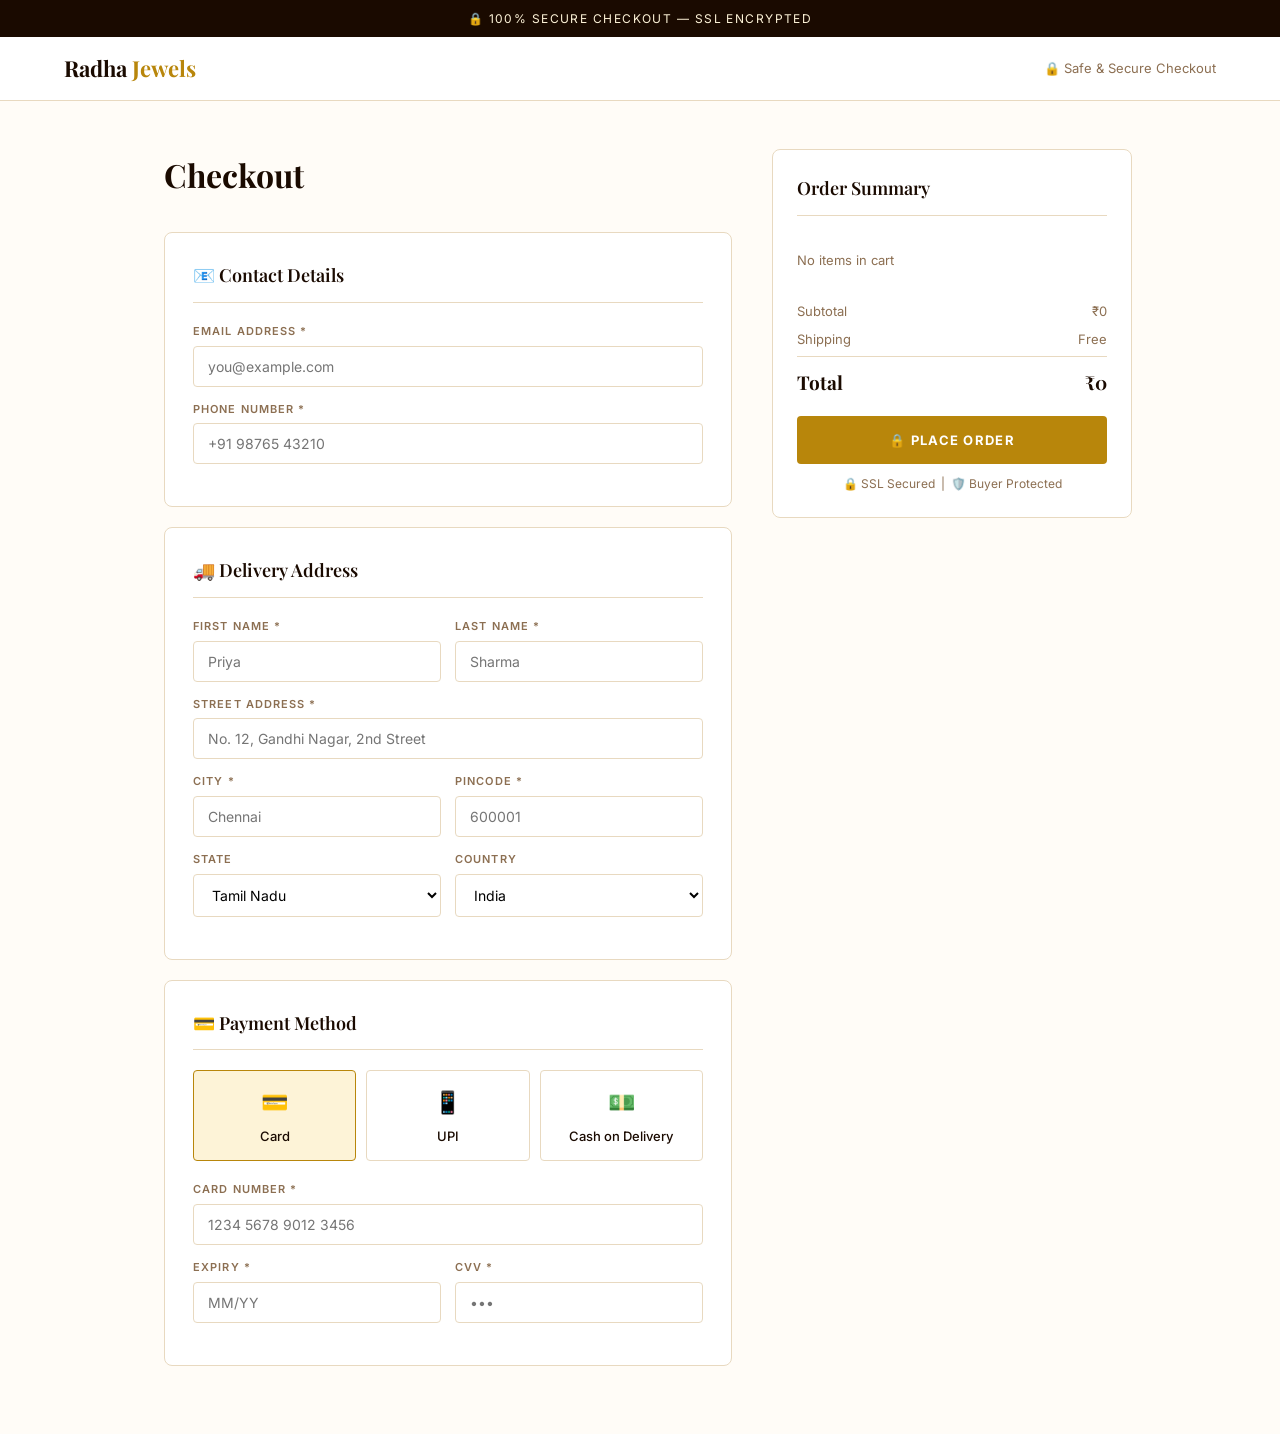
<file: pages/checkout.html>
<!DOCTYPE html>
<html lang="en">
<head>
<meta charset="UTF-8"/>
<meta name="viewport" content="width=device-width, initial-scale=1.0"/>
<title>Checkout — Radha Jewels</title>
<link href="https://fonts.googleapis.com/css2?family=Playfair+Display:ital,wght@0,400;0,600;0,700;1,400&family=Inter:wght@300;400;500;600&display=swap" rel="stylesheet"/>
<style>
:root{--bg:#fffcf7;--ink:#1a0a00;--ink2:#4a2f1a;--gold:#b8860b;--gold2:#d4a843;--gold-light:#fdf3d7;--cream:#f5e6c8;--white:#ffffff;--border:#e8d9c0;--muted:#8c6f52;--danger:#c0392b;--success:#2e7d4f;--shadow:0 4px 24px rgba(26,10,0,.08);--shadow-lg:0 12px 48px rgba(26,10,0,.15);--r:4px;--t:.3s cubic-bezier(.4,0,.2,1);--ff-display:'Playfair Display',serif;--ff-body:'Inter',sans-serif;}
*,*::before,*::after{box-sizing:border-box;margin:0;padding:0}
body{font-family:var(--ff-body);background:var(--bg);color:var(--ink);font-size:15px;line-height:1.6}
a{text-decoration:none;color:inherit}button{cursor:pointer;border:none;background:none;font-family:inherit}

nav{background:var(--white);border-bottom:1px solid var(--border);padding:0 5%;height:64px;display:flex;align-items:center;justify-content:space-between;}
.nav-logo{font-family:var(--ff-display);font-size:22px;font-weight:700;color:var(--ink)}
.nav-logo span{color:var(--gold)}
.nav-secure{font-size:13px;color:var(--muted);display:flex;align-items:center;gap:6px}

.checkout-wrap{max-width:1080px;margin:0 auto;padding:48px 5%;display:grid;grid-template-columns:1fr 360px;gap:40px;}
h1{font-family:var(--ff-display);font-size:32px;font-weight:700;margin-bottom:32px;color:var(--ink)}

.form-card{background:var(--white);border:1px solid var(--border);border-radius:8px;padding:28px;margin-bottom:20px}
.form-card h3{font-family:var(--ff-display);font-size:18px;font-weight:600;margin-bottom:20px;padding-bottom:12px;border-bottom:1px solid var(--border)}
.form-row{display:grid;grid-template-columns:1fr 1fr;gap:14px;margin-bottom:14px}
.form-row.full{grid-template-columns:1fr}
.form-group{display:flex;flex-direction:column;gap:5px}
.form-group label{font-size:11px;font-weight:600;letter-spacing:.1em;text-transform:uppercase;color:var(--muted)}
.form-group input,.form-group select{padding:11px 14px;border:1.5px solid var(--border);border-radius:var(--r);font-size:14px;font-family:var(--ff-body);background:var(--white);transition:border-color var(--t)}
.form-group input:focus,.form-group select:focus{outline:none;border-color:var(--gold)}
.form-group.has-error input{border-color:var(--danger)}
.err-msg{font-size:11px;color:var(--danger);display:none}
.form-group.has-error .err-msg{display:block}

.pay-opts{display:grid;grid-template-columns:repeat(3,1fr);gap:10px;margin-bottom:20px}
.pay-opt{border:1.5px solid var(--border);border-radius:var(--r);padding:14px 10px;cursor:pointer;text-align:center;font-size:13px;font-weight:500;transition:all var(--t)}
.pay-opt:hover{border-color:var(--gold)}
.pay-opt.active{border-color:var(--gold);background:var(--gold-light)}
.pay-opt span{display:block;font-size:22px;margin-bottom:5px}

.order-summary{background:var(--white);border:1px solid var(--border);border-radius:8px;padding:24px;position:sticky;top:80px;height:fit-content}
.order-summary h3{font-family:var(--ff-display);font-size:18px;font-weight:600;margin-bottom:18px;padding-bottom:12px;border-bottom:1px solid var(--border)}
.sum-item{display:flex;gap:10px;padding:10px 0;border-bottom:1px solid var(--border)}
.sum-img{width:48px;height:48px;background:var(--cream);border-radius:4px;display:flex;align-items:center;justify-content:center;font-size:22px;flex-shrink:0}
.sum-name{font-size:13px;font-weight:500;line-height:1.3}
.sum-price{font-size:12px;color:var(--muted);margin-top:2px}
.sum-totals{margin-top:14px}
.sum-row{display:flex;justify-content:space-between;font-size:13px;color:var(--muted);margin-bottom:7px}
.sum-total{display:flex;justify-content:space-between;font-family:var(--ff-display);font-size:19px;font-weight:700;padding-top:10px;border-top:1px solid var(--border);margin-top:7px}
.btn-place{width:100%;background:var(--gold);color:var(--white);padding:16px;font-size:13px;letter-spacing:.1em;text-transform:uppercase;font-weight:700;border-radius:var(--r);margin-top:18px;transition:all var(--t);display:flex;align-items:center;justify-content:center;gap:8px}
.btn-place:hover{background:var(--ink);transform:translateY(-2px);box-shadow:var(--shadow)}
.secure-note{display:flex;align-items:center;justify-content:center;gap:6px;font-size:12px;color:var(--muted);margin-top:10px}

/* Success */
.success-screen{display:none;text-align:center;max-width:540px;margin:80px auto;padding:0 20px}
.success-screen.show{display:block}
.suc-icon{font-size:72px;margin-bottom:20px;animation:pop .5s ease}
.suc-title{font-family:var(--ff-display);font-size:40px;font-weight:700;margin-bottom:14px}
.suc-msg{font-size:16px;color:var(--muted);line-height:1.7;margin-bottom:28px}
.order-id{display:inline-block;background:var(--cream);padding:10px 24px;border-radius:var(--r);font-family:monospace;font-size:16px;font-weight:700;margin-bottom:28px}
.btn-back{display:inline-flex;align-items:center;gap:8px;background:var(--gold);color:var(--white);padding:14px 32px;border-radius:var(--r);font-size:13px;font-weight:600;letter-spacing:.1em;text-transform:uppercase;transition:all var(--t)}
.btn-back:hover{background:var(--ink);transform:translateY(-2px)}
@keyframes pop{0%{transform:scale(.5)}70%{transform:scale(1.15)}100%{transform:scale(1)}}

.ann-bar{background:var(--ink);color:var(--gold-light);text-align:center;font-size:12px;letter-spacing:.12em;text-transform:uppercase;padding:9px}

@media(max-width:768px){
  .checkout-wrap{grid-template-columns:1fr}
  .order-summary{position:static}
  .form-row{grid-template-columns:1fr}
  .pay-opts{grid-template-columns:1fr}
}
</style>
</head>
<body>
<div class="ann-bar">🔒 100% Secure Checkout — SSL Encrypted</div>
<nav>
  <div class="nav-logo"><a href="index.html">Radha <span>Jewels</span></a></div>
  <div class="nav-secure">🔒 Safe & Secure Checkout</div>
</nav>

<!-- SUCCESS SCREEN -->
<div class="success-screen" id="successScreen">
  <div class="suc-icon">🎉</div>
  <div class="suc-title">Order Placed!</div>
  <p class="suc-msg">Thank you for shopping with Radha Jewels! Your beautiful jewellery is on its way. You'll receive a confirmation message shortly.</p>
  <div class="order-id" id="orderId">Order #RJ-000000</div><br/>
  <a href="index.html" class="btn-back">← Continue Shopping</a>
</div>

<!-- CHECKOUT FORM -->
<div class="checkout-wrap" id="checkoutWrap">
  <div>
    <h1>Checkout</h1>

    <div class="form-card">
      <h3>📧 Contact Details</h3>
      <div class="form-row full"><div class="form-group" id="g-email"><label>Email Address *</label><input type="email" id="f-email" placeholder="you@example.com"/><span class="err-msg">Enter valid email</span></div></div>
      <div class="form-row full"><div class="form-group" id="g-phone"><label>Phone Number *</label><input type="tel" id="f-phone" placeholder="+91 98765 43210"/><span class="err-msg">Enter valid phone</span></div></div>
    </div>

    <div class="form-card">
      <h3>🚚 Delivery Address</h3>
      <div class="form-row">
        <div class="form-group" id="g-fn"><label>First Name *</label><input type="text" id="f-fn" placeholder="Priya"/><span class="err-msg">Required</span></div>
        <div class="form-group" id="g-ln"><label>Last Name *</label><input type="text" id="f-ln" placeholder="Sharma"/><span class="err-msg">Required</span></div>
      </div>
      <div class="form-row full"><div class="form-group" id="g-addr"><label>Street Address *</label><input type="text" id="f-addr" placeholder="No. 12, Gandhi Nagar, 2nd Street"/><span class="err-msg">Required</span></div></div>
      <div class="form-row">
        <div class="form-group" id="g-city"><label>City *</label><input type="text" id="f-city" placeholder="Chennai"/><span class="err-msg">Required</span></div>
        <div class="form-group" id="g-pin"><label>Pincode *</label><input type="text" id="f-pin" placeholder="600001" maxlength="6"/><span class="err-msg">Enter 6-digit pincode</span></div>
      </div>
      <div class="form-row">
        <div class="form-group"><label>State</label>
          <select id="f-state"><option>Tamil Nadu</option><option>Karnataka</option><option>Maharashtra</option><option>Andhra Pradesh</option><option>Telangana</option><option>Kerala</option><option>Delhi</option><option>West Bengal</option><option>Gujarat</option><option>Rajasthan</option></select>
        </div>
        <div class="form-group"><label>Country</label>
          <select id="f-country"><option>India</option><option>United States</option><option>United Kingdom</option><option>Canada</option><option>Australia</option><option>Singapore</option><option>UAE</option></select>
        </div>
      </div>
    </div>

    <div class="form-card">
      <h3>💳 Payment Method</h3>
      <div class="pay-opts">
        <div class="pay-opt active" onclick="selPay('card',this)"><span>💳</span>Card</div>
        <div class="pay-opt" onclick="selPay('upi',this)"><span>📱</span>UPI</div>
        <div class="pay-opt" onclick="selPay('cod',this)"><span>💵</span>Cash on Delivery</div>
      </div>

      <div id="card-sec">
        <div class="form-row full"><div class="form-group" id="g-card"><label>Card Number *</label><input type="text" id="f-card" placeholder="1234 5678 9012 3456" maxlength="19" oninput="fmtCard(this)"/><span class="err-msg">Enter valid 16-digit number</span></div></div>
        <div class="form-row">
          <div class="form-group" id="g-exp"><label>Expiry *</label><input type="text" id="f-exp" placeholder="MM/YY" maxlength="5" oninput="fmtExp(this)"/><span class="err-msg">Enter valid expiry</span></div>
          <div class="form-group" id="g-cvv"><label>CVV *</label><input type="password" id="f-cvv" placeholder="•••" maxlength="3"/><span class="err-msg">Enter 3-digit CVV</span></div>
        </div>
      </div>
      <div id="upi-sec" style="display:none">
        <div class="form-row full"><div class="form-group" id="g-upi"><label>UPI ID *</label><input type="text" id="f-upi" placeholder="yourname@upi"/><span class="err-msg">Enter valid UPI ID</span></div></div>
      </div>
      <div id="cod-sec" style="display:none">
        <p style="background:var(--cream);padding:14px;border-radius:var(--r);font-size:13px;color:var(--muted)">💵 Pay with cash when your order arrives. An additional ₹40 handling fee applies for COD orders under ₹499.</p>
      </div>
    </div>
  </div>

  <!-- ORDER SUMMARY -->
  <div class="order-summary">
    <h3>Order Summary</h3>
    <div id="sumItems"></div>
    <div class="sum-totals">
      <div class="sum-row"><span>Subtotal</span><span id="sumSub">₹0</span></div>
      <div class="sum-row"><span>Shipping</span><span id="sumShip">Free</span></div>
      <div class="sum-total"><span>Total</span><span id="sumTot">₹0</span></div>
    </div>
    <button class="btn-place" onclick="placeOrder()">🔒 Place Order</button>
    <div class="secure-note">🔒 SSL Secured &nbsp;|&nbsp; 🛡️ Buyer Protected</div>
  </div>
</div>

<script>
let cart=JSON.parse(localStorage.getItem('rj-cart')||'[]');
let payMethod='card';

function renderSummary(){
  const el=document.getElementById('sumItems');if(!el)return;
  if(!cart.length){el.innerHTML='<p style="font-size:13px;color:#8c6f52;padding:16px 0">No items in cart</p>';return;}
  el.innerHTML=cart.map(c=>`<div class="sum-item"><div class="sum-img">${c.emoji}</div><div><div class="sum-name">${c.name}</div><div class="sum-price">×${c.qty} — ₹${(c.price*c.qty).toLocaleString()}</div></div></div>`).join('');
  const sub=cart.reduce((s,c)=>s+c.price*c.qty,0);
  const ship=sub>=499?0:60;
  document.getElementById('sumSub').textContent=`₹${sub.toLocaleString()}`;
  document.getElementById('sumShip').textContent=ship===0?'🎉 Free':`₹${ship}`;
  document.getElementById('sumTot').textContent=`₹${(sub+ship).toLocaleString()}`;
}

function selPay(m,el){
  payMethod=m;
  document.querySelectorAll('.pay-opt').forEach(e=>e.classList.remove('active'));el.classList.add('active');
  document.getElementById('card-sec').style.display=m==='card'?'block':'none';
  document.getElementById('upi-sec').style.display=m==='upi'?'block':'none';
  document.getElementById('cod-sec').style.display=m==='cod'?'block':'none';
}

function fmtCard(inp){let v=inp.value.replace(/\D/g,'').substring(0,16);inp.value=v.replace(/(.{4})/g,'$1 ').trim();}
function fmtExp(inp){let v=inp.value.replace(/\D/g,'');if(v.length>=2) v=v.substring(0,2)+'/'+v.substring(2,4);inp.value=v;}

function setErr(grp,show){const el=document.getElementById(grp);if(el) el.classList.toggle('has-error',show);}

function validate(){
  let ok=true;
  const chks=[
    {id:'f-email',grp:'g-email',fn:v=>/^[^\s@]+@[^\s@]+\.[^\s@]+$/.test(v)},
    {id:'f-phone',grp:'g-phone',fn:v=>v.replace(/\D/g,'').length>=10},
    {id:'f-fn',grp:'g-fn',fn:v=>v.length>0},
    {id:'f-ln',grp:'g-ln',fn:v=>v.length>0},
    {id:'f-addr',grp:'g-addr',fn:v=>v.length>5},
    {id:'f-city',grp:'g-city',fn:v=>v.length>0},
    {id:'f-pin',grp:'g-pin',fn:v=>/^\d{6}$/.test(v)},
  ];
  if(payMethod==='card'){
    chks.push({id:'f-card',grp:'g-card',fn:v=>v.replace(/\s/g,'').length===16});
    chks.push({id:'f-exp',grp:'g-exp',fn:v=>/^\d{2}\/\d{2}$/.test(v)});
    chks.push({id:'f-cvv',grp:'g-cvv',fn:v=>/^\d{3}$/.test(v)});
  }
  if(payMethod==='upi') chks.push({id:'f-upi',grp:'g-upi',fn:v=>v.includes('@')});
  chks.forEach(({id,grp,fn})=>{
    const el=document.getElementById(id);if(!el)return;
    const valid=fn(el.value.trim());setErr(grp,!valid);if(!valid) ok=false;
  });
  return ok;
}

function placeOrder(){
  if(!cart.length){alert('Your cart is empty! Please add items before checkout.');window.location.href='index.html';return;}
  if(!validate()){const fe=document.querySelector('.has-error input');if(fe) fe.scrollIntoView({behavior:'smooth',block:'center'});return;}
  const oid='RJ-'+Math.random().toString(36).substring(2,8).toUpperCase();
  localStorage.setItem('rj-cart','[]');
  document.getElementById('checkoutWrap').style.display='none';
  const s=document.getElementById('successScreen');s.classList.add('show');
  document.getElementById('orderId').textContent=`Order #${oid}`;
  window.scrollTo({top:0,behavior:'smooth'});
}

renderSummary();
</script>
</body>
</html>
</file>
